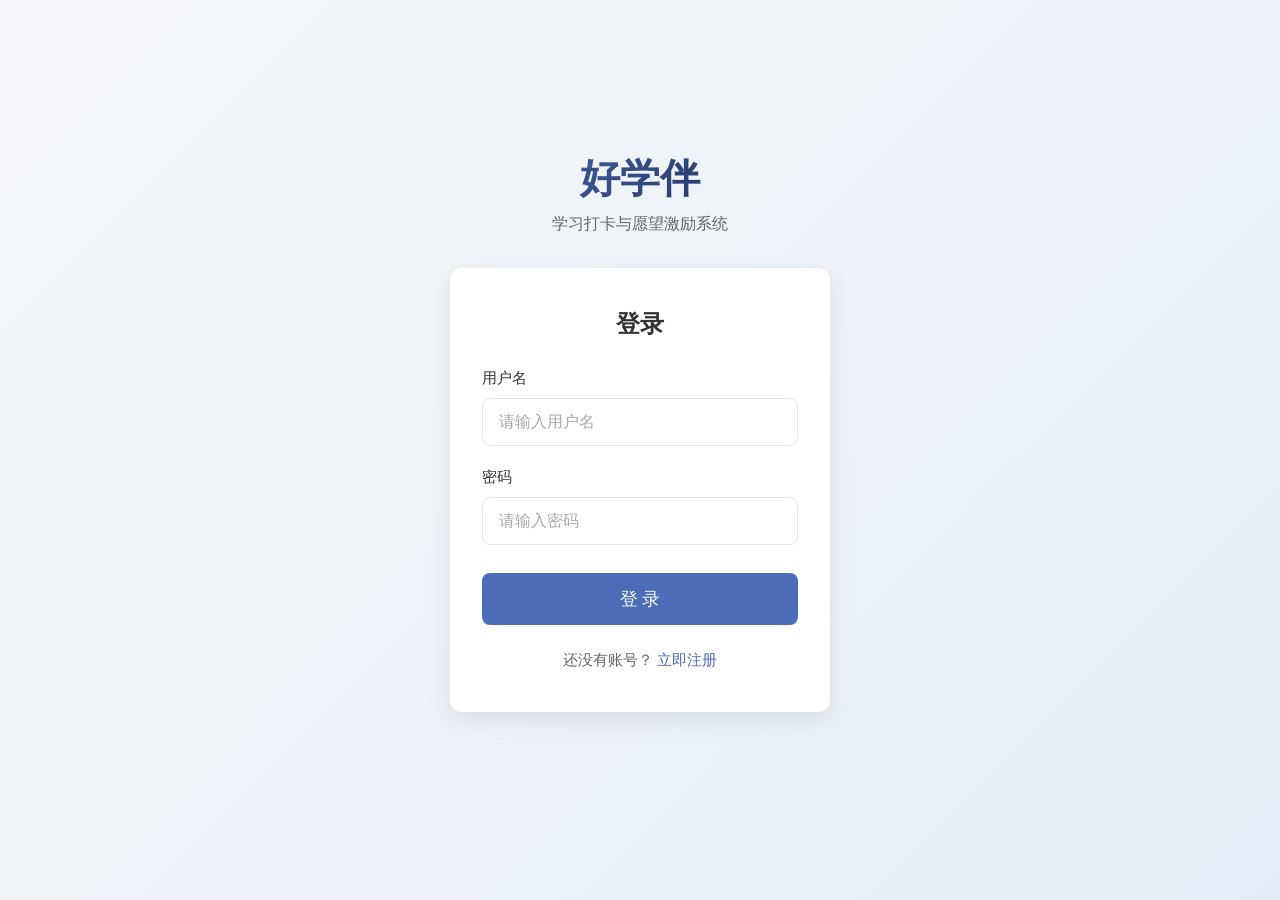
<file: login.html>
<!DOCTYPE html>
<html lang="zh-CN">
<head>
  <meta charset="UTF-8">
  <meta name="viewport" content="width=device-width, initial-scale=1.0, maximum-scale=1.0, user-scalable=no">
  <meta name="theme-color" content="#4b6cb7">
  <meta name="apple-mobile-web-app-capable" content="yes">
  <meta name="apple-mobile-web-app-status-bar-style" content="black-translucent">
  <title>登录 - 好学伴</title>
  <link rel="manifest" href="manifest.json">
  <link rel="stylesheet" href="https://cdn.staticfile.org/font-awesome/6.4.0/css/all.min.css">
  <link rel="stylesheet" href="css/common.css">
  <link rel="stylesheet" href="css/login.css">
</head>
<body>
  <div class="auth-container">
    <div class="auth-header">
      <h1>好学伴</h1>
      <p>学习打卡与愿望激励系统</p>
    </div>

    <div class="card-box" id="cardBox">
      <!-- 登录表单 -->
      <div class="card login-card">
        <h2>登录</h2>
        <form id="loginForm">
          <div class="form-group">
            <label class="form-label" for="loginUsername">用户名</label>
            <input type="text" class="form-control" id="loginUsername" placeholder="请输入用户名" required>
          </div>
          <div class="form-group">
            <label class="form-label" for="loginPassword">密码</label>
            <input type="password" class="form-control" id="loginPassword" placeholder="请输入密码" required>
          </div>
          <button type="submit" class="btn btn-primary btn-lg" style="width: 100%;">登 录</button>
        </form>
        <p class="switch">
          还没有账号？<span class="link" data-type="register">立即注册</span>
        </p>
      </div>

      <!-- 注册表单 -->
      <div class="card register-card">
        <h2>注册</h2>
        <form id="registerForm">
          <div class="form-group">
            <label class="form-label" for="registerUsername">用户名</label>
            <input type="text" class="form-control" id="registerUsername" placeholder="3~15位字母数字中文" required minlength="3" maxlength="15">
          </div>
          <div class="form-group">
            <label class="form-label" for="registerPassword">密码</label>
            <input type="password" class="form-control" id="registerPassword" placeholder="至少6位" required minlength="6">
          </div>
          <div class="form-group">
            <label class="form-label" for="registerRole">角色</label>
            <select class="form-control" id="registerRole" required>
              <option value="parent">家长</option>
              <option value="student">学生</option>
            </select>
          </div>
          <div class="form-group" id="inviteCodeGroup" style="display: none;">
            <label class="form-label" for="inviteCode">邀请码</label>
            <input type="text" class="form-control" id="inviteCode" placeholder="请输入家长邀请码" maxlength="6">
          </div>
          <button type="submit" class="btn btn-primary btn-lg" style="width: 100%;">注 册</button>
        </form>
        <p class="switch">
          已有账号？<span class="link" data-type="login">立即登录</span>
        </p>
      </div>
    </div>

    <div id="toast" class="toast"></div>
  </div>

  <script src="js/storage.js"></script>
  <script src="js/utils.js"></script>
  <script src="js/auth.js"></script>
  <script src="js/login.js"></script>
  <script>
    // 注册 Service Worker
    if ('serviceWorker' in navigator) {
      navigator.serviceWorker.register('./service-worker.js')
        .then(reg => console.log('SW registered'))
        .catch(err => console.log('SW registration failed:', err));
    }
  </script>
</body>
</html>
</file>
<file: css/common.css>
/**
 * 公共样式
 * Learning Tracker - Common Styles
 */

/* CSS Variables */
:root {
  --primary: #4b6cb7;
  --primary-dark: #3a5795;
  --secondary: #182848;
  --success: #4CAF50;
  --warning: #FF9800;
  --danger: #F44336;
  --bg: #f5f7fa;
  --card: #ffffff;
  --text: #333;
  --text-light: #666;
  --border: #e1e8ed;
  --shadow: rgba(0, 0, 0, 0.08);
  --gold: #FFD700;
  --gold-light: #FFF9C4;
  --gold-dark: #FFC107;
  --required: #e74c3c;
  --optional: #4CAF50;
  --completed: #9e9e9e;
  --radius: 12px;
  --radius-sm: 8px;
  --transition: 200ms cubic-bezier(0.4, 0, 0.2, 1);
}

/* Reset */
* {
  margin: 0;
  padding: 0;
  box-sizing: border-box;
}

/* Base */
html, body {
  font-family: -apple-system, BlinkMacSystemFont, "PingFang SC", "Hiragino Sans GB", "Microsoft YaHei", "Helvetica Neue", Arial, sans-serif;
  font-size: 16px;
  line-height: 1.5;
  color: var(--text);
  background: var(--bg);
  min-height: 100vh;
}

body {
  padding: 20px;
}

a {
  color: var(--primary);
  text-decoration: none;
}

a:hover {
  text-decoration: underline;
}

/* Container */
.container {
  max-width: 1400px;
  margin: 0 auto;
}

/* Typography */
h1, h2, h3, h4, h5, h6 {
  font-weight: 600;
  line-height: 1.3;
}

h1 { font-size: 2rem; }
h2 { font-size: 1.5rem; }
h3 { font-size: 1.25rem; }
h4 { font-size: 1.125rem; }

/* Cards */
.card {
  background: var(--card);
  border-radius: var(--radius);
  box-shadow: 0 2px 8px var(--shadow);
  padding: 20px;
}

.card-header {
  display: flex;
  align-items: center;
  justify-content: space-between;
  margin-bottom: 16px;
  padding-bottom: 12px;
  border-bottom: 1px solid var(--border);
}

.card-title {
  font-size: 1.125rem;
  font-weight: 600;
  display: flex;
  align-items: center;
  gap: 8px;
}

/* Buttons */
.btn {
  display: inline-flex;
  align-items: center;
  justify-content: center;
  gap: 6px;
  padding: 10px 20px;
  font-size: 1rem;
  font-weight: 500;
  border: none;
  border-radius: var(--radius-sm);
  cursor: pointer;
  transition: all var(--transition);
}

.btn:disabled {
  opacity: 0.6;
  cursor: not-allowed;
}

.btn-primary {
  background: var(--primary);
  color: white;
}

.btn-primary:hover:not(:disabled) {
  background: var(--primary-dark);
}

.btn-success {
  background: var(--success);
  color: white;
}

.btn-warning {
  background: var(--warning);
  color: white;
}

.btn-danger {
  background: var(--danger);
  color: white;
}

.btn-secondary {
  background: var(--border);
  color: var(--text);
}

.btn-secondary:hover:not(:disabled) {
  background: #d1d5db;
}

.btn-sm {
  padding: 6px 12px;
  font-size: 0.875rem;
}

.btn-lg {
  padding: 14px 28px;
  font-size: 1.125rem;
}

/* Forms */
.form-group {
  margin-bottom: 16px;
}

.form-label {
  display: block;
  margin-bottom: 6px;
  font-weight: 500;
  color: var(--text);
}

.form-label.required::after {
  content: ' *';
  color: var(--danger);
}

.form-control {
  width: 100%;
  padding: 10px 14px;
  font-size: 1rem;
  border: 1px solid var(--border);
  border-radius: var(--radius-sm);
  transition: border-color var(--transition);
}

.form-control:focus {
  outline: none;
  border-color: var(--primary);
}

.form-control::placeholder {
  color: #aaa;
}

textarea.form-control {
  resize: vertical;
  min-height: 100px;
}

select.form-control {
  appearance: none;
  background-image: url("data:image/svg+xml,%3Csvg xmlns='http://www.w3.org/2000/svg' width='12' height='12' viewBox='0 0 12 12'%3E%3Cpath fill='%23666' d='M6 8L1 3h10z'/%3E%3C/svg%3E");
  background-repeat: no-repeat;
  background-position: right 12px center;
  padding-right: 36px;
}

/* Input Group */
.input-group {
  display: flex;
  gap: 8px;
}

.input-group .form-control {
  flex: 1;
}

/* Checkbox & Radio */
.form-check {
  display: flex;
  align-items: center;
  gap: 8px;
  cursor: pointer;
}

.form-check input {
  width: 18px;
  height: 18px;
  cursor: pointer;
}

/* Toggle Switch */
.toggle-switch {
  position: relative;
  width: 44px;
  height: 24px;
}

.toggle-switch input {
  opacity: 0;
  width: 0;
  height: 0;
}

.toggle-slider {
  position: absolute;
  cursor: pointer;
  top: 0;
  left: 0;
  right: 0;
  bottom: 0;
  background-color: #ccc;
  transition: var(--transition);
  border-radius: 24px;
}

.toggle-slider:before {
  position: absolute;
  content: "";
  height: 18px;
  width: 18px;
  left: 3px;
  bottom: 3px;
  background-color: white;
  transition: var(--transition);
  border-radius: 50%;
}

.toggle-switch input:checked + .toggle-slider {
  background-color: var(--primary);
}

.toggle-switch input:checked + .toggle-slider:before {
  transform: translateX(20px);
}

/* Modal */
.modal-overlay {
  position: fixed;
  top: 0;
  left: 0;
  right: 0;
  bottom: 0;
  background: rgba(0, 0, 0, 0.5);
  display: flex;
  align-items: center;
  justify-content: center;
  z-index: 1000;
}

.modal {
  position: fixed;
  top: 50%;
  left: 50%;
  transform: translate(-50%, -50%);
  background: var(--card);
  border-radius: var(--radius);
  padding: 24px;
  min-width: 400px;
  max-width: 90vw;
  max-height: 90vh;
  overflow-y: auto;
  z-index: 1001;
}

.modal-header {
  display: flex;
  align-items: center;
  justify-content: space-between;
  margin-bottom: 20px;
}

.modal-title {
  font-size: 1.25rem;
  font-weight: 600;
}

.modal-close {
  background: none;
  border: none;
  font-size: 1.5rem;
  cursor: pointer;
  color: var(--text-light);
  padding: 4px;
}

.modal-close:hover {
  color: var(--text);
}

.modal-body {
  margin-bottom: 20px;
}

.modal-buttons {
  display: flex;
  gap: 12px;
  justify-content: flex-end;
}

/* Toast */
.toast {
  position: fixed;
  top: 20px;
  left: 50%;
  transform: translateX(-50%);
  background: #333;
  color: white;
  padding: 12px 24px;
  border-radius: var(--radius-sm);
  font-size: 1rem;
  z-index: 2000;
  opacity: 0;
  transition: opacity var(--transition);
  pointer-events: none;
}

.toast.show {
  opacity: 1;
}

/* Loading */
.loading-overlay {
  position: fixed;
  top: 0;
  left: 0;
  right: 0;
  bottom: 0;
  background: rgba(255, 255, 255, 0.9);
  display: flex;
  flex-direction: column;
  align-items: center;
  justify-content: center;
  z-index: 3000;
}

.loading-spinner {
  width: 40px;
  height: 40px;
  border: 4px solid var(--border);
  border-top-color: var(--primary);
  border-radius: 50%;
  animation: spin 1s linear infinite;
}

@keyframes spin {
  to { transform: rotate(360deg); }
}

/* Badge */
.badge {
  display: inline-flex;
  align-items: center;
  padding: 2px 8px;
  font-size: 0.75rem;
  font-weight: 500;
  border-radius: 10px;
}

.badge-required {
  background: rgba(231, 76, 60, 0.1);
  color: var(--required);
}

.badge-optional {
  background: rgba(76, 175, 80, 0.1);
  color: var(--optional);
}

.badge-success {
  background: rgba(76, 175, 80, 0.1);
  color: var(--success);
}

.badge-warning {
  background: rgba(255, 152, 0, 0.1);
  color: var(--warning);
}

/* Progress Bar */
.progress-bar {
  height: 8px;
  background: var(--border);
  border-radius: 4px;
  overflow: hidden;
}

.progress-fill {
  height: 100%;
  background: var(--primary);
  transition: width var(--transition);
}

/* Empty State */
.empty-state {
  text-align: center;
  padding: 40px 20px;
  color: var(--text-light);
}

.empty-state-icon {
  font-size: 3rem;
  margin-bottom: 12px;
  opacity: 0.5;
}

.empty-state-text {
  font-size: 1rem;
}

/* Task Item */
.task-item {
  display: flex;
  align-items: center;
  gap: 12px;
  padding: 12px;
  background: var(--card);
  border-radius: var(--radius-sm);
  border-left: 4px solid var(--border);
  transition: all var(--transition);
}

.task-item:hover {
  box-shadow: 0 2px 8px var(--shadow);
}

.task-item.required {
  border-left-color: var(--required);
}

.task-item.optional {
  border-left-color: var(--optional);
}

.task-item.completed {
  opacity: 0.6;
  border-left-color: var(--completed);
}

.task-checkbox {
  width: 22px;
  height: 22px;
  cursor: pointer;
}

.task-content {
  flex: 1;
  min-width: 0;
}

.task-name {
  font-weight: 500;
  margin-bottom: 2px;
}

.task-meta {
  font-size: 0.875rem;
  color: var(--text-light);
}

.task-actions {
  display: flex;
  gap: 8px;
}

/* Drop Animation */
@keyframes dropBounce {
  0% {
    transform: translateY(-100px) rotate(0deg);
    opacity: 0;
  }
  60% {
    transform: translateY(20px) rotate(10deg);
    opacity: 1;
  }
  80% {
    transform: translateY(-10px) rotate(-5deg);
  }
  100% {
    transform: translateY(0) rotate(0deg);
  }
}

.drop-animation {
  animation: dropBounce 0.6s ease-out;
}

/* Shine Effect */
@keyframes shine {
  0% {
    background-position: -200% center;
  }
  100% {
    background-position: 200% center;
  }
}

.shine-effect {
  background: linear-gradient(90deg, transparent 0%, rgba(255, 215, 0, 0.3) 50%, transparent 100%);
  background-size: 200% 100%;
  animation: shine 1.5s ease-in-out infinite;
}

/* Floating Points */
@keyframes floatUp {
  0% {
    transform: translateY(0);
    opacity: 1;
  }
  100% {
    transform: translateY(-60px);
    opacity: 0;
  }
}

.float-points {
  position: fixed;
  font-size: 1.25rem;
  font-weight: bold;
  color: var(--gold);
  text-shadow: 0 2px 4px rgba(0, 0, 0, 0.2);
  animation: floatUp 1s ease-out forwards;
  pointer-events: none;
  z-index: 1500;
}

/* Grid */
.grid {
  display: grid;
  gap: 16px;
}

.grid-2 {
  grid-template-columns: repeat(2, 1fr);
}

.grid-3 {
  grid-template-columns: repeat(3, 1fr);
}

.grid-4 {
  grid-template-columns: repeat(4, 1fr);
}

/* Flex */
.flex {
  display: flex;
}

.flex-col {
  flex-direction: column;
}

.flex-wrap {
  flex-wrap: wrap;
}

.items-center {
  align-items: center;
}

.justify-between {
  justify-content: space-between;
}

.justify-center {
  justify-content: center;
}

.gap-1 { gap: 4px; }
.gap-2 { gap: 8px; }
.gap-3 { gap: 12px; }
.gap-4 { gap: 16px; }
.gap-5 { gap: 20px; }

/* Spacing */
.mt-1 { margin-top: 4px; }
.mt-2 { margin-top: 8px; }
.mt-3 { margin-top: 12px; }
.mt-4 { margin-top: 16px; }
.mt-5 { margin-top: 20px; }

.mb-1 { margin-bottom: 4px; }
.mb-2 { margin-bottom: 8px; }
.mb-3 { margin-bottom: 12px; }
.mb-4 { margin-bottom: 16px; }
.mb-5 { margin-bottom: 20px; }

.p-1 { padding: 4px; }
.p-2 { padding: 8px; }
.p-3 { padding: 12px; }
.p-4 { padding: 16px; }
.p-5 { padding: 20px; }

/* Text */
.text-center { text-align: center; }
.text-right { text-align: right; }
.text-light { color: var(--text-light); }
.text-success { color: var(--success); }
.text-danger { color: var(--danger); }
.text-warning { color: var(--warning); }
.text-gold { color: var(--gold); }
.font-bold { font-weight: bold; }
.font-lg { font-size: 1.125rem; }
.font-sm { font-size: 0.875rem; }

/* Utility */
.hidden { display: none !important; }
.visible { visibility: visible; }
.invisible { visibility: hidden; }
.overflow-hidden { overflow: hidden; }
.overflow-auto { overflow: auto; }
.cursor-pointer { cursor: pointer; }

/* Responsive */
@media (max-width: 768px) {
  body {
    padding: 12px;
  }

  .grid-2, .grid-3, .grid-4 {
    grid-template-columns: 1fr;
  }

  .modal {
    min-width: unset;
    width: 95vw;
    padding: 16px;
  }
}
</file>
<file: css/login.css>
/**
 * 登录注册样式
 * Learning Tracker - Login Styles
 */

body {
  min-height: 100vh;
  display: flex;
  align-items: center;
  justify-content: center;
  background: linear-gradient(135deg, var(--bg) 0%, #e4edf5 100%);
}

.auth-container {
  width: 100%;
  max-width: 420px;
  padding: 20px;
}

/* 已保存账号 */
.saved-accounts {
  margin-bottom: 24px;
}

.saved-accounts-title {
  font-size: 0.85rem;
  color: var(--text-light);
  margin-bottom: 12px;
  text-align: center;
}

.saved-accounts-list {
  display: flex;
  gap: 8px;
  flex-wrap: wrap;
  justify-content: center;
}

.saved-account-btn {
  display: flex;
  align-items: center;
  gap: 6px;
  padding: 8px 16px;
  background: var(--card);
  border: 1px solid var(--border);
  border-radius: var(--radius);
  cursor: pointer;
  transition: all var(--transition);
  font-size: 0.9rem;
}

.saved-account-btn:hover {
  background: var(--primary);
  color: white;
  border-color: var(--primary);
}

.saved-account-btn .saved-account-role {
  font-size: 0.75rem;
  padding: 2px 6px;
  background: rgba(0, 0, 0, 0.1);
  border-radius: 4px;
}

.saved-account-btn:hover .saved-account-role {
  background: rgba(255, 255, 255, 0.2);
}

.auth-header {
  text-align: center;
  margin-bottom: 32px;
}

.auth-header h1 {
  font-size: 2.5rem;
  font-weight: 700;
  background: linear-gradient(135deg, var(--primary) 0%, var(--secondary) 100%);
  -webkit-background-clip: text;
  -webkit-text-fill-color: transparent;
  background-clip: text;
  margin-bottom: 8px;
}

.auth-header p {
  color: var(--text-light);
  font-size: 1rem;
}

.card-box {
  position: relative;
  height: auto;
  min-height: 480px;
}

.card {
  position: absolute;
  width: 100%;
  background: var(--card);
  border-radius: var(--radius);
  box-shadow: 0 8px 24px rgba(0, 0, 0, 0.08);
  padding: 40px 32px;
  transition: transform 0.35s ease, opacity 0.35s ease;
}

.card h2 {
  text-align: center;
  margin-bottom: 28px;
  color: var(--text);
}

.card .form-group {
  margin-bottom: 20px;
}

.card .form-label {
  font-size: 0.95rem;
  margin-bottom: 8px;
}

.card input,
.card select {
  height: 48px;
  padding: 0 16px;
  font-size: 1rem;
}

.card textarea {
  padding: 12px 16px;
}

.card button[type="submit"] {
  height: 52px;
  font-size: 1.1rem;
  margin-top: 8px;
}

.switch {
  text-align: center;
  margin-top: 24px;
  font-size: 0.95rem;
  color: var(--text-light);
}

.switch .link {
  color: var(--primary);
  cursor: pointer;
  font-weight: 500;
  margin-left: 4px;
}

.switch .link:hover {
  text-decoration: underline;
}

/* 卡片切换动画 */
.login-card {
  transform: translateX(0);
  opacity: 1;
  pointer-events: auto;
}

.register-card {
  transform: translateX(100%);
  opacity: 0;
  pointer-events: none;
}

.card-box.register-mode .login-card {
  transform: translateX(-100%);
  opacity: 0;
  pointer-events: none;
}

.card-box.register-mode .register-card {
  transform: translateX(0);
  opacity: 1;
  pointer-events: auto;
}

/* 邀请码提示 */
.invite-code-hint {
  font-size: 0.85rem;
  color: var(--text-light);
  margin-top: 12px;
  padding: 12px;
  background: #f5f5f5;
  border-radius: var(--radius-sm);
  text-align: center;
}

/* Toast */
.toast {
  position: fixed;
  left: 50%;
  top: 20px;
  transform: translateX(-50%);
  background: #333;
  color: #fff;
  padding: 12px 24px;
  border-radius: var(--radius-sm);
  font-size: 1rem;
  opacity: 0;
  transition: opacity 0.3s;
  pointer-events: none;
  z-index: 2000;
}

.toast.show {
  opacity: 1;
}

.toast.error {
  background: var(--danger);
}

.toast.success {
  background: var(--success);
}
</file>
<file: css/parent.css>
/**
 * 家长端样式
 * Learning Tracker - Parent Styles
 */

/* App Header */
.app-header {
  background: linear-gradient(90deg, #182848 0%, #4b6cb7 100%);
  color: white;
  border-radius: var(--radius);
  padding: 16px 24px;
  margin-bottom: 20px;
  box-shadow: 0 4px 12px rgba(0, 0, 0, 0.1);
}

.header-content {
  display: flex;
  justify-content: space-between;
  align-items: center;
}

.app-title {
  font-size: 1.5rem;
  font-weight: 700;
  margin-bottom: 2px;
}

.app-subtitle {
  font-size: 0.85rem;
  opacity: 0.9;
}

/* Student Tabs */
.student-tabs {
  display: flex;
  gap: 8px;
  margin-right: 20px;
}

.student-tab {
  background: rgba(255, 255, 255, 0.2);
  border: none;
  color: white;
  padding: 8px 16px;
  border-radius: var(--radius-sm);
  cursor: pointer;
  font-size: 0.9rem;
  transition: all var(--transition);
}

.student-tab:hover {
  background: rgba(255, 255, 255, 0.3);
}

.student-tab.active {
  background: rgba(255, 255, 255, 0.9);
  color: var(--primary);
}

/* Account Dropdown */
.account-dropdown {
  position: relative;
}

.account-btn {
  background: rgba(255, 255, 255, 0.2);
  border: none;
  color: white;
  padding: 8px 16px;
  border-radius: var(--radius-sm);
  cursor: pointer;
  display: flex;
  align-items: center;
  gap: 8px;
}

.dropdown-menu {
  position: absolute;
  top: 100%;
  right: 0;
  margin-top: 8px;
  background: white;
  border-radius: var(--radius-sm);
  box-shadow: 0 4px 12px rgba(0, 0, 0, 0.15);
  min-width: 200px;
  z-index: 100;
  display: none;
}

.dropdown-menu.show {
  display: block;
}

.dropdown-item {
  padding: 12px 16px;
  color: var(--text);
  cursor: pointer;
}

.dropdown-item:hover {
  background: #f5f5f5;
}

.dropdown-divider {
  height: 1px;
  background: var(--border);
  margin: 4px 0;
}

/* Overview Cards */
.overview-cards {
  display: grid;
  grid-template-columns: repeat(4, 1fr);
  gap: 16px;
  margin-bottom: 20px;
}

.stat-card {
  background: var(--card);
  border-radius: var(--radius);
  padding: 20px;
  display: flex;
  align-items: center;
  gap: 16px;
  box-shadow: 0 2px 8px var(--shadow);
}

.stat-icon {
  width: 50px;
  height: 50px;
  border-radius: 50%;
  background: rgba(75, 108, 183, 0.1);
  color: var(--primary);
  display: flex;
  align-items: center;
  justify-content: center;
  font-size: 1.5rem;
}

.stat-icon.gold {
  background: rgba(255, 215, 0, 0.1);
  color: var(--gold);
}

.stat-icon.purple {
  background: rgba(156, 39, 176, 0.1);
  color: #9c27b0;
}

.stat-label {
  font-size: 0.85rem;
  color: var(--text-light);
  margin-bottom: 4px;
}

.stat-value {
  font-size: 1.5rem;
  font-weight: 700;
  color: var(--text);
}

.stat-value.gold {
  color: var(--gold-dark);
}

.stat-value.purple {
  color: #9c27b0;
}

/* Content Tabs */
.content-tabs {
  background: var(--card);
  border-radius: var(--radius);
  box-shadow: 0 2px 8px var(--shadow);
}

.tab-content {
  display: none;
  padding: 20px;
}

.tab-content.active {
  display: block;
}

/* Tab Navigation */
.tab-nav {
  display: flex;
  border-bottom: 1px solid var(--border);
  padding: 0 20px;
}

.tab-btn {
  padding: 16px 24px;
  background: none;
  border: none;
  border-bottom: 2px solid transparent;
  color: var(--text-light);
  font-size: 1rem;
  cursor: pointer;
  transition: all var(--transition);
}

.tab-btn:hover {
  color: var(--primary);
}

.tab-btn.active {
  color: var(--primary);
  border-bottom-color: var(--primary);
}

/* Card Header */
.card-header {
  display: flex;
  justify-content: space-between;
  align-items: center;
  margin-bottom: 16px;
}

.card-title {
  font-size: 1.125rem;
  display: flex;
  align-items: center;
  gap: 8px;
}

/* Tracking */
.tracking-summary {
  display: grid;
  grid-template-columns: repeat(3, 1fr);
  gap: 16px;
}

.tracking-stat {
  text-align: center;
  padding: 16px;
  background: #f8f9fa;
  border-radius: var(--radius-sm);
}

.tracking-stat-value {
  font-size: 2rem;
  font-weight: 700;
  color: var(--primary);
}

.tracking-stat-label {
  font-size: 0.9rem;
  color: var(--text-light);
  margin-top: 4px;
}

.tracking-filters {
  display: flex;
  align-items: center;
  gap: 12px;
  margin-bottom: 16px;
}

.tracking-filters .form-control {
  width: auto;
}

.tracking-list {
  max-height: 400px;
  overflow-y: auto;
}

.tracking-item {
  display: flex;
  justify-content: space-between;
  align-items: center;
  padding: 12px;
  border-bottom: 1px solid var(--border);
}

.tracking-item:last-child {
  border-bottom: none;
}

.tracking-time {
  font-family: "SF Mono", "Consolas", monospace;
  color: var(--text-light);
}

.tracking-duration {
  font-weight: 600;
  color: var(--primary);
}

/* Daily Completion */
.daily-completion {
  display: grid;
  grid-template-columns: repeat(2, 1fr);
  gap: 16px;
}

.completion-section h4 {
  margin-bottom: 8px;
  font-size: 0.95rem;
}

.completion-list {
  display: flex;
  flex-direction: column;
  gap: 8px;
}

.completion-item {
  display: flex;
  align-items: center;
  gap: 8px;
  padding: 8px 12px;
  background: #f8f9fa;
  border-radius: var(--radius-sm);
}

.completion-status {
  width: 20px;
  height: 20px;
  border-radius: 50%;
  display: flex;
  align-items: center;
  justify-content: center;
  font-size: 0.75rem;
}

.completion-status.done {
  background: var(--success);
  color: white;
}

.completion-status.missed {
  background: var(--danger);
  color: white;
}

.completion-status.pending {
  background: var(--border);
  color: var(--text-light);
}

/* Wish Approval */
.wish-approval-list {
  display: flex;
  flex-direction: column;
  gap: 12px;
}

.wish-approval-item {
  padding: 16px;
  background: #f8f9fa;
  border-radius: var(--radius-sm);
  border-left: 4px solid var(--warning);
}

.wish-approval-header {
  display: flex;
  justify-content: space-between;
  margin-bottom: 8px;
}

.wish-approval-student {
  font-weight: 600;
  color: var(--primary);
}

.wish-approval-date {
  font-size: 0.85rem;
  color: var(--text-light);
}

.wish-approval-content {
  margin-bottom: 12px;
  line-height: 1.6;
}

.wish-approval-actions {
  display: flex;
  gap: 8px;
}

/* Settings */
.settings-list {
  display: flex;
  flex-direction: column;
  gap: 16px;
}

.setting-item {
  display: flex;
  justify-content: space-between;
  align-items: center;
  padding: 16px;
  background: #f8f9fa;
  border-radius: var(--radius-sm);
}

.setting-label {
  font-weight: 500;
  margin-bottom: 4px;
}

.setting-desc {
  font-size: 0.85rem;
  color: var(--text-light);
}

.setting-control .form-control {
  width: 80px;
  text-align: center;
}

.data-actions {
  display: flex;
  gap: 12px;
}

/* Wish Modal */
.wish-detail {
  margin-bottom: 20px;
  padding: 16px;
  background: #f8f9fa;
  border-radius: var(--radius-sm);
}

.wish-student {
  font-size: 0.9rem;
  color: var(--text-light);
  margin-bottom: 8px;
}

.wish-content {
  font-size: 1.1rem;
  line-height: 1.6;
}

.approval-actions {
  display: flex;
  gap: 12px;
}

.approval-actions .btn {
  flex: 1;
}

/* Exempt Approval */
.exempt-approval-list {
  display: flex;
  flex-direction: column;
  gap: 12px;
}

.exempt-approval-item {
  padding: 16px;
  background: #f8f9fa;
  border-radius: var(--radius-sm);
  border-left: 4px solid var(--warning);
}

.exempt-approval-header {
  display: flex;
  justify-content: space-between;
  margin-bottom: 8px;
}

.exempt-approval-student {
  font-weight: 600;
  color: var(--primary);
}

.exempt-approval-date {
  font-size: 0.85rem;
  color: var(--text-light);
}

.exempt-approval-reason {
  margin-bottom: 12px;
  line-height: 1.6;
  color: var(--text);
}

.exempt-approval-actions {
  display: flex;
  gap: 8px;
}

/* Exempt Modal */
.exempt-detail {
  margin-bottom: 20px;
  padding: 16px;
  background: #f8f9fa;
  border-radius: var(--radius-sm);
}

.exempt-student {
  font-size: 0.9rem;
  color: var(--text-light);
  margin-bottom: 8px;
}

.exempt-date,
.exempt-reason {
  font-size: 0.9rem;
  color: var(--text-light);
  margin-bottom: 4px;
}

.exempt-reason span {
  color: var(--text);
}

/* Drop Wish List */
.drop-wish-list {
  display: flex;
  flex-direction: column;
  gap: 12px;
}

.drop-wish-item {
  display: flex;
  justify-content: space-between;
  align-items: center;
  padding: 12px 16px;
  background: #f8f9fa;
  border-radius: var(--radius-sm);
  border-left: 4px solid var(--success);
}

.drop-wish-info {
  flex: 1;
}

.drop-wish-student {
  font-size: 0.85rem;
  color: var(--text-light);
  margin-bottom: 4px;
}

.drop-wish-content {
  color: var(--text);
}

.drop-wish-actions {
  display: flex;
  gap: 8px;
}

.drop-wish-remove {
  background: none;
  border: none;
  color: var(--danger);
  cursor: pointer;
  padding: 4px 8px;
  border-radius: var(--radius-sm);
  transition: all var(--transition);
}

.drop-wish-remove:hover {
  background: rgba(220, 53, 69, 0.1);
}

/* Responsive */
@media (max-width: 1024px) {
  .overview-cards {
    grid-template-columns: repeat(2, 1fr);
  }

  .student-tabs {
    display: none;
  }
}

/* Redeem Approval */
.redeem-approval-list {
  display: flex;
  flex-direction: column;
  gap: 12px;
}

.redeem-approval-item {
  padding: 16px;
  background: #f8f9fa;
  border-radius: var(--radius-sm);
  border-left: 4px solid var(--warning);
}

.redeem-approval-header {
  display: flex;
  justify-content: space-between;
  margin-bottom: 8px;
}

.redeem-approval-student {
  font-weight: 600;
  color: var(--primary);
}

.redeem-approval-date {
  font-size: 0.85rem;
  color: var(--text-light);
}

.redeem-approval-content {
  margin-bottom: 8px;
  line-height: 1.6;
}

.redeem-approval-points {
  font-size: 0.9rem;
  color: var(--gold-dark);
  font-weight: 600;
  margin-bottom: 12px;
}

.redeem-approval-actions {
  display: flex;
  gap: 8px;
}

/* Redeem Modal */
.redeem-detail {
  margin-bottom: 20px;
  padding: 16px;
  background: #f8f9fa;
  border-radius: var(--radius-sm);
}

.redeem-student {
  font-size: 0.9rem;
  color: var(--text-light);
  margin-bottom: 8px;
}

.redeem-content {
  font-size: 1.1rem;
  color: var(--text);
  margin-bottom: 8px;
}

.redeem-points {
  font-size: 0.9rem;
  color: var(--gold-dark);
  font-weight: 600;
}

@media (max-width: 640px) {
  .overview-cards {
    grid-template-columns: 1fr;
  }

  .tracking-summary,
  .daily-completion {
    grid-template-columns: 1fr;
  }
}
</file>
<file: css/student.css>
/**
 * 学生端样式
 * Learning Tracker - Student Styles
 */

/* App Header */
.app-header {
  background: linear-gradient(90deg, var(--primary) 0%, var(--secondary) 100%);
  color: white;
  border-radius: var(--radius);
  padding: 16px 24px;
  margin-bottom: 20px;
  box-shadow: 0 4px 12px rgba(0, 0, 0, 0.1);
}

.header-content {
  display: flex;
  justify-content: space-between;
  align-items: center;
}

.app-title {
  font-size: 1.5rem;
  font-weight: 700;
  margin-bottom: 2px;
}

.app-subtitle {
  font-size: 0.85rem;
  opacity: 0.9;
}

/* Account Dropdown */
.account-dropdown {
  position: relative;
}

.account-btn {
  background: rgba(255, 255, 255, 0.2);
  border: none;
  color: white;
  padding: 8px 16px;
  border-radius: var(--radius-sm);
  cursor: pointer;
  display: flex;
  align-items: center;
  gap: 8px;
  font-size: 1rem;
}

.account-btn:hover {
  background: rgba(255, 255, 255, 0.3);
}

.dropdown-menu {
  position: absolute;
  top: 100%;
  right: 0;
  margin-top: 8px;
  background: white;
  border-radius: var(--radius-sm);
  box-shadow: 0 4px 12px rgba(0, 0, 0, 0.15);
  min-width: 180px;
  z-index: 100;
  display: none;
}

.dropdown-menu.show {
  display: block;
}

.dropdown-item {
  padding: 12px 16px;
  color: var(--text);
  cursor: pointer;
  display: flex;
  align-items: center;
  gap: 8px;
}

.dropdown-item:hover {
  background: #f5f5f5;
}

.dropdown-divider {
  height: 1px;
  background: var(--border);
  margin: 4px 0;
}

/* Main Content */
.main-content {
  max-width: 1400px;
  margin: 0 auto;
}

/* Split View */
.tasks-split-view {
  display: flex;
  gap: 0;
  background: var(--card);
  border-radius: var(--radius);
  box-shadow: 0 2px 8px var(--shadow);
  overflow: hidden;
  min-height: 500px;
}

.tasks-panel {
  flex: 1;
  padding: 20px;
}

.split-divider {
  width: 1px;
  background: var(--border);
}

.panel-header {
  display: flex;
  justify-content: space-between;
  align-items: center;
  margin-bottom: 16px;
}

.panel-header h2 {
  font-size: 1.125rem;
  display: flex;
  align-items: center;
  gap: 8px;
  color: var(--text);
}

/* Task Sections */
.task-section {
  margin-bottom: 20px;
}

.task-section-header {
  display: flex;
  align-items: center;
  justify-content: space-between;
  margin-bottom: 10px;
}

.task-badge {
  padding: 4px 10px;
  border-radius: 12px;
  font-size: 0.8rem;
  font-weight: 600;
}

.task-badge.required {
  background: rgba(231, 76, 60, 0.1);
  color: var(--required);
}

.task-badge.optional {
  background: rgba(76, 175, 80, 0.1);
  color: var(--optional);
}

.task-count {
  font-size: 0.9rem;
  color: var(--text-light);
}

.task-list {
  display: flex;
  flex-direction: column;
  gap: 8px;
}

/* Task Item */
.task-item {
  display: flex;
  align-items: center;
  gap: 12px;
  padding: 12px 14px;
  background: #f8f9fa;
  border-radius: var(--radius-sm);
  border-left: 4px solid var(--border);
  transition: all var(--transition);
}

.task-item:hover {
  box-shadow: 0 2px 6px rgba(0, 0, 0, 0.08);
}

.task-item.required {
  border-left-color: var(--required);
}

.task-item.optional {
  border-left-color: var(--optional);
}

.task-item.completed {
  opacity: 0.6;
  background: #f0f0f0;
}

.task-item.completed .task-name {
  text-decoration: line-through;
}

.task-checkbox {
  width: 22px;
  height: 22px;
  cursor: pointer;
  accent-color: var(--primary);
}

.task-info {
  flex: 1;
  min-width: 0;
}

.task-name {
  font-weight: 500;
  margin-bottom: 2px;
  color: var(--text);
}

.task-meta {
  font-size: 0.8rem;
  color: var(--text-light);
}

.auto-tag {
  font-size: 0.7rem;
  background: rgba(75, 108, 183, 0.1);
  color: var(--primary);
  padding: 1px 6px;
  border-radius: 8px;
  margin-left: 6px;
}

.task-actions {
  display: flex;
  gap: 6px;
}

.task-btn {
  padding: 6px 10px;
  border: none;
  border-radius: var(--radius-sm);
  cursor: pointer;
  font-size: 0.85rem;
  transition: all var(--transition);
}

.task-btn-start {
  background: var(--primary);
  color: white;
}

.task-btn-start:hover {
  background: var(--primary-dark);
}

.task-btn-delete {
  background: transparent;
  color: var(--text-light);
}

.task-btn-delete:hover {
  color: var(--danger);
}

/* Week Progress Card */
.week-progress-card {
  background: linear-gradient(135deg, var(--primary) 0%, var(--secondary) 100%);
  color: white;
  padding: 16px;
  border-radius: var(--radius-sm);
  margin-bottom: 16px;
}

.progress-info {
  display: flex;
  justify-content: space-between;
  margin-bottom: 8px;
  font-size: 0.9rem;
}

.progress-percent {
  font-weight: 600;
}

.week-progress-card .progress-bar {
  height: 8px;
  background: rgba(255, 255, 255, 0.3);
  border-radius: 4px;
}

.week-progress-card .progress-fill {
  height: 100%;
  background: white;
  border-radius: 4px;
}

/* Stats Cards */
.stats-cards {
  display: grid;
  grid-template-columns: repeat(4, 1fr);
  gap: 16px;
  margin-top: 20px;
}

.stat-card {
  background: var(--card);
  border-radius: var(--radius);
  padding: 20px;
  display: flex;
  align-items: center;
  gap: 16px;
  box-shadow: 0 2px 8px var(--shadow);
}

.stat-card.clickable {
  cursor: pointer;
  transition: all var(--transition);
}

.stat-card.clickable:hover {
  transform: translateY(-2px);
  box-shadow: 0 4px 12px var(--shadow);
}

.stat-icon {
  width: 50px;
  height: 50px;
  border-radius: 50%;
  background: rgba(75, 108, 183, 0.1);
  color: var(--primary);
  display: flex;
  align-items: center;
  justify-content: center;
  font-size: 1.5rem;
}

.stat-icon.gold {
  background: rgba(255, 215, 0, 0.1);
  color: var(--gold);
}

.stat-icon.purple {
  background: rgba(156, 39, 176, 0.1);
  color: #9c27b0;
}

.stat-label {
  font-size: 0.85rem;
  color: var(--text-light);
  margin-bottom: 4px;
}

.stat-value {
  font-size: 1.5rem;
  font-weight: 700;
  color: var(--text);
}

.stat-value.gold {
  color: var(--gold-dark);
}

.stat-value.purple {
  color: #9c27b0;
}

/* Timer Modal */
.timer-modal {
  text-align: center;
  padding: 40px;
  min-width: 350px;
}

.timer-display {
  margin-bottom: 30px;
}

.timer-task-name {
  font-size: 1rem;
  color: var(--text-light);
  margin-bottom: 12px;
}

.timer-time {
  font-size: 4rem;
  font-weight: 700;
  font-family: "SF Mono", "Consolas", monospace;
  color: var(--primary);
  letter-spacing: 2px;
}

.timer-target {
  font-size: 0.9rem;
  color: var(--text-light);
  margin-top: 8px;
}

.timer-actions {
  display: flex;
  gap: 16px;
  justify-content: center;
}

.timer-actions .btn {
  min-width: 120px;
}

/* Summary Modal */
.summary-ratings {
  display: grid;
  grid-template-columns: repeat(2, 1fr);
  gap: 16px;
  margin-bottom: 20px;
}

.rating-item label {
  display: block;
  margin-bottom: 8px;
  font-weight: 500;
}

.star-rating {
  display: flex;
  gap: 4px;
}

.star {
  font-size: 1.5rem;
  color: #ddd;
  cursor: pointer;
  transition: color var(--transition);
}

.star:hover,
.star.active {
  color: var(--gold);
}

/* Drop Modal - 开盲盒效果 */
.drop-modal {
  text-align: center;
  padding: 60px 50px;
  background: linear-gradient(145deg, #0d0d1a 0%, #1a1a2e 40%, #252550 100%);
  border: none;
  border-radius: 24px;
  overflow: hidden;
  position: relative;
  box-shadow:
    0 0 0 1px rgba(255, 215, 0, 0.2),
    0 20px 60px rgba(0, 0, 0, 0.5),
    inset 0 1px 0 rgba(255, 255, 255, 0.1);
}

/* 背景光晕效果 */
.drop-modal::before {
  content: '';
  position: absolute;
  top: -100px;
  left: 50%;
  transform: translateX(-50%);
  width: 300px;
  height: 300px;
  background: radial-gradient(circle, rgba(255, 215, 0, 0.15) 0%, transparent 70%);
  animation: dropBgPulse 3s ease-in-out infinite;
}

@keyframes dropBgPulse {
  0%, 100% { transform: translateX(-50%) scale(1); opacity: 0.6; }
  50% { transform: translateX(-50%) scale(1.2); opacity: 1; }
}

/* 星星背景装饰 */
.drop-modal::after {
  content: '';
  position: absolute;
  inset: 0;
  background-image:
    radial-gradient(2px 2px at 20px 30px, rgba(255, 255, 255, 0.3), transparent),
    radial-gradient(2px 2px at 40px 70px, rgba(255, 255, 255, 0.2), transparent),
    radial-gradient(1px 1px at 90px 40px, rgba(255, 255, 255, 0.3), transparent),
    radial-gradient(2px 2px at 130px 80px, rgba(255, 255, 255, 0.2), transparent),
    radial-gradient(1px 1px at 160px 30px, rgba(255, 255, 255, 0.4), transparent);
  background-size: 200px 100px;
  animation: dropStarsTwinkle 4s ease-in-out infinite;
  pointer-events: none;
}

@keyframes dropStarsTwinkle {
  0%, 100% { opacity: 0.5; }
  50% { opacity: 1; }
}

.drop-container {
  position: relative;
  z-index: 1;
}

/* 礼盒主体 */
.drop-icon {
  width: 140px;
  height: 140px;
  margin: 0 auto 30px;
  position: relative;
  transform-style: preserve-3d;
}

/* 礼盒 - 静止状态 */
.drop-icon-inner {
  width: 100%;
  height: 100%;
  background: linear-gradient(145deg, #ffd700 0%, #ffb347 50%, #ff8c00 100%);
  border-radius: 20px;
  display: flex;
  align-items: center;
  justify-content: center;
  font-size: 4rem;
  color: white;
  position: relative;
  transform: scale(0) translateY(50px);
  box-shadow:
    0 20px 50px rgba(255, 140, 0, 0.4),
    inset 0 -5px 20px rgba(0, 0, 0, 0.2),
    inset 0 5px 20px rgba(255, 255, 255, 0.3);
}

/* 礼盒入场动画 - 由JS控制何时播放 */
.drop-icon-inner.animate-enter {
  animation: dropBoxEnter 0.8s cubic-bezier(0.34, 1.56, 0.64, 1) forwards;
}

/* 礼盒丝带 */
.drop-icon-inner::before {
  content: '';
  position: absolute;
  top: -10px;
  left: 50%;
  transform: translateX(-50%);
  width: 60px;
  height: 30px;
  background: linear-gradient(145deg, #ff6b6b, #ee5a5a);
  border-radius: 5px 5px 0 0;
  box-shadow: 0 -2px 10px rgba(0, 0, 0, 0.2);
}

.drop-icon-inner::after {
  content: '';
  position: absolute;
  top: 50%;
  left: 50%;
  transform: translate(-50%, -50%);
  width: 40px;
  height: 40px;
  background: linear-gradient(145deg, #ff6b6b, #ee5a5a);
  border-radius: 50%;
  box-shadow: 0 2px 10px rgba(0, 0, 0, 0.3);
}

.drop-icon i {
  position: relative;
  z-index: 1;
  filter: drop-shadow(0 2px 4px rgba(0, 0, 0, 0.3));
}

@keyframes dropBoxEnter {
  0% { transform: scale(0) translateY(50px); opacity: 0; }
  60% { transform: scale(1.1) translateY(-10px); }
  100% { transform: scale(1) translateY(0); opacity: 1; }
}

/* 礼盒摇晃 */
.drop-icon.shake .drop-icon-inner {
  animation: dropBoxShake 0.6s ease-in-out;
}

@keyframes dropBoxShake {
  0%, 100% { transform: translateX(0) rotate(0deg); }
  15% { transform: translateX(-15px) rotate(-8deg); }
  30% { transform: translateX(12px) rotate(6deg); }
  45% { transform: translateX(-10px) rotate(-5deg); }
  60% { transform: translateX(8px) rotate(4deg); }
  75% { transform: translateX(-5px) rotate(-2deg); }
  90% { transform: translateX(3px) rotate(1deg); }
}

/* 礼盒爆炸打开 */
.drop-icon.open .drop-icon-inner {
  animation: dropBoxOpen 0.8s ease-out forwards;
}

@keyframes dropBoxOpen {
  0% { transform: scale(1); opacity: 1; }
  20% { transform: scale(1.2) rotate(5deg); }
  40% { transform: scale(0.9) rotate(-3deg); }
  60% { transform: scale(1.4) rotate(8deg); }
  80% { transform: scale(0.5); opacity: 0.5; }
  100% { transform: scale(0); opacity: 0; }
}

/* 粒子容器 */
.drop-particles {
  position: absolute;
  top: 50%;
  left: 50%;
  width: 300px;
  height: 300px;
  margin: -150px 0 0 -150px;
  pointer-events: none;
  z-index: 10;
}

/* 粒子样式 */
.particle {
  position: absolute;
  border-radius: 50%;
  animation: particleExplode 1.2s cubic-bezier(0.25, 0.46, 0.45, 0.94) forwards;
}

/* 不同类型的粒子 */
.particle.gold {
  background: linear-gradient(135deg, #ffd700, #ffb347);
  box-shadow: 0 0 10px rgba(255, 215, 0, 0.8);
}

.particle.red {
  background: linear-gradient(135deg, #ff6b6b, #ee5a5a);
  box-shadow: 0 0 10px rgba(255, 107, 107, 0.8);
}

.particle.blue {
  background: linear-gradient(135deg, #4ecdc4, #45b7d1);
  box-shadow: 0 0 10px rgba(78, 205, 196, 0.8);
}

.particle.purple {
  background: linear-gradient(135deg, #a855f7, #9333ea);
  box-shadow: 0 0 10px rgba(168, 85, 247, 0.8);
}

@keyframes particleExplode {
  0% { transform: translate(0, 0) scale(1); opacity: 1; }
  50% { opacity: 1; }
  100% { transform: translate(var(--tx), var(--ty)) scale(0); opacity: 0; }
}

/* 标题动画 */
.drop-title {
  font-size: 2rem;
  font-weight: 700;
  margin-bottom: 24px;
  color: white;
  text-shadow: 0 0 30px rgba(255, 215, 0, 0.5);
  opacity: 0;
  transform: translateY(20px);
  animation: dropTitleRise 0.6s ease-out 0.8s forwards;
  letter-spacing: 4px;
}

@keyframes dropTitleRise {
  0% { transform: translateY(20px); opacity: 0; }
  100% { transform: translateY(0); opacity: 1; }
}

/* 内容区域 */
.drop-content {
  background: linear-gradient(145deg, rgba(255, 255, 255, 0.1), rgba(255, 255, 255, 0.05));
  backdrop-filter: blur(20px);
  padding: 40px 50px;
  border-radius: 20px;
  margin-bottom: 30px;
  border: 1px solid rgba(255, 215, 0, 0.3);
  box-shadow:
    0 10px 40px rgba(0, 0, 0, 0.3),
    inset 0 1px 0 rgba(255, 255, 255, 0.1);
  opacity: 0;
  transform: translateY(30px) scale(0.9);
  animation: dropContentAppear 0.8s cubic-bezier(0.34, 1.56, 0.64, 1) 1.1s forwards;
}

@keyframes dropContentAppear {
  0% { transform: translateY(30px) scale(0.9); opacity: 0; }
  60% { transform: translateY(-10px) scale(1.05); }
  100% { transform: translateY(0) scale(1); opacity: 1; }
}

.drop-reward-container {
  animation: dropRewardPulse 2s ease-in-out infinite;
}

@keyframes dropRewardPulse {
  0%, 100% { transform: scale(1); }
  50% { transform: scale(1.02); }
}

.drop-points {
  font-size: 4rem;
  font-weight: 800;
  color: #ffd700;
  text-shadow:
    0 0 20px rgba(255, 215, 0, 0.8),
    0 0 40px rgba(255, 215, 0, 0.5),
    0 4px 8px rgba(0, 0, 0, 0.3);
  letter-spacing: 2px;
  animation: dropPointsShine 2s ease-in-out infinite;
}

@keyframes dropPointsShine {
  0%, 100% {
    text-shadow:
      0 0 20px rgba(255, 215, 0, 0.8),
      0 0 40px rgba(255, 215, 0, 0.5),
      0 4px 8px rgba(0, 0, 0, 0.3);
  }
  50% {
    text-shadow:
      0 0 30px rgba(255, 215, 0, 1),
      0 0 60px rgba(255, 215, 0, 0.8),
      0 0 80px rgba(255, 215, 0, 0.4),
      0 4px 8px rgba(0, 0, 0, 0.3);
  }
}

.drop-label {
  font-size: 1.4rem;
  color: rgba(255, 255, 255, 0.9);
  margin-top: 12px;
  font-weight: 500;
  letter-spacing: 8px;
  text-transform: uppercase;
}

.drop-wish {
  font-size: 1.3rem;
  color: white;
  line-height: 1.8;
  margin-top: 20px;
  padding-top: 20px;
  border-top: 1px solid rgba(255, 215, 0, 0.3);
}

.drop-wish-icon {
  font-size: 2.5rem;
  display: block;
  margin-bottom: 12px;
  animation: dropWishBounce 1s ease-in-out infinite;
}

@keyframes dropWishBounce {
  0%, 100% { transform: translateY(0); }
  50% { transform: translateY(-5px); }
}

/* 按钮动画 */
.drop-modal .btn {
  opacity: 0;
  transform: translateY(20px);
  animation: dropBtnAppear 0.5s ease-out 1.8s forwards;
  background: linear-gradient(145deg, #ffd700, #ffb347);
  border: none;
  padding: 16px 50px;
  font-size: 1.2rem;
  font-weight: 600;
  color: #1a1a2e;
  border-radius: 50px;
  box-shadow:
    0 8px 30px rgba(255, 215, 0, 0.4),
    inset 0 2px 0 rgba(255, 255, 255, 0.3);
  cursor: pointer;
  transition: all 0.3s ease;
  letter-spacing: 2px;
}

.drop-modal .btn:hover {
  transform: translateY(-3px);
  box-shadow:
    0 12px 40px rgba(255, 215, 0, 0.5),
    inset 0 2px 0 rgba(255, 255, 255, 0.3);
}

.drop-modal .btn:active {
  transform: translateY(0);
}

@keyframes dropBtnAppear {
  0% { transform: translateY(20px); opacity: 0; }
  100% { transform: translateY(0); opacity: 1; }
}

/* 闪光效果 */
.drop-sparkle {
  position: absolute;
  width: 20px;
  height: 20px;
  background: white;
  border-radius: 50%;
  animation: sparkleMove 1.5s ease-out forwards;
  pointer-events: none;
}

@keyframes sparkleMove {
  0% { transform: scale(0); opacity: 1; }
  50% { transform: scale(1); opacity: 0.8; }
  100% { transform: scale(0); opacity: 0; }
}

/* Wish Modal */
.wish-form {
  display: flex;
  gap: 12px;
  margin-bottom: 20px;
}

.wish-form input {
  flex: 1;
}

.wish-list {
  max-height: 300px;
  overflow-y: auto;
}

.wish-item {
  display: flex;
  align-items: center;
  justify-content: space-between;
  padding: 12px;
  background: #f8f9fa;
  border-radius: var(--radius-sm);
  margin-bottom: 8px;
}

.wish-item-content {
  flex: 1;
  font-size: 0.95rem;
}

.wish-item-status {
  font-size: 0.8rem;
  padding: 2px 8px;
  border-radius: 10px;
}

.wish-item-status.pending {
  background: rgba(255, 152, 0, 0.1);
  color: var(--warning);
}

.wish-item-status.approved {
  background: rgba(76, 175, 80, 0.1);
  color: var(--success);
}

.wish-item-status.redeemed {
  background: rgba(0, 0, 0, 0.05);
  color: var(--text-light);
}

.wish-delete-btn {
  background: none;
  border: none;
  color: var(--text-light);
  cursor: pointer;
  padding: 4px 8px;
}

.wish-delete-btn:hover {
  color: var(--danger);
}

/* Week Stats Bar */
.week-stats-bar {
  display: flex;
  gap: 16px;
  margin-bottom: 16px;
  padding: 12px;
  background: #f8f9fa;
  border-radius: var(--radius-sm);
}

.week-stat-item {
  display: flex;
  flex-direction: column;
  gap: 4px;
}

.week-stat-label {
  font-size: 0.8rem;
  color: var(--text-light);
}

.week-stat-value {
  font-size: 1.1rem;
  font-weight: 600;
  color: var(--primary);
}

/* Makeup Modal */
.makeup-info {
  margin-bottom: 16px;
  padding: 12px;
  background: #f8f9fa;
  border-radius: var(--radius-sm);
  font-size: 0.95rem;
}

.makeup-list {
  max-height: 300px;
  overflow-y: auto;
}

.makeup-item {
  display: flex;
  justify-content: space-between;
  align-items: center;
  padding: 12px;
  background: #f8f9fa;
  border-radius: var(--radius-sm);
  margin-bottom: 8px;
}

.makeup-item-info {
  display: flex;
  flex-direction: column;
  gap: 4px;
}

.makeup-item-name {
  font-weight: 500;
}

.makeup-item-date {
  font-size: 0.85rem;
  color: var(--text-light);
}

/* Form */
.form-row {
  display: grid;
  grid-template-columns: 1fr 1fr;
  gap: 16px;
}

.input-addon {
  display: flex;
  align-items: center;
  padding: 0 12px;
  background: #f5f5f5;
  border: 1px solid var(--border);
  border-radius: 0 var(--radius-sm) var(--radius-sm) 0;
  color: var(--text-light);
  font-size: 0.9rem;
}

.form-actions {
  display: flex;
  gap: 12px;
  justify-content: flex-end;
  margin-top: 20px;
}

/* Exempt Modal */
.exempt-info {
  margin-bottom: 16px;
  padding: 12px;
  background: #f8f9fa;
  border-radius: var(--radius-sm);
  font-size: 0.95rem;
}

.exempt-form {
  margin-bottom: 20px;
  padding-bottom: 20px;
  border-bottom: 1px solid var(--border);
}

.exempt-requests h4 {
  font-size: 0.95rem;
  margin-bottom: 12px;
  color: var(--text-light);
}

.request-list {
  max-height: 200px;
  overflow-y: auto;
}

.request-item {
  display: flex;
  align-items: center;
  gap: 12px;
  padding: 10px 12px;
  background: #f8f9fa;
  border-radius: var(--radius-sm);
  margin-bottom: 8px;
}

.request-date {
  font-weight: 500;
  color: var(--text);
}

.request-reason {
  flex: 1;
  font-size: 0.85rem;
  color: var(--text-light);
}

.request-status {
  font-size: 0.8rem;
  padding: 2px 8px;
  border-radius: 10px;
}

.request-status.pending {
  background: rgba(255, 152, 0, 0.1);
  color: var(--warning);
}

.request-status.approved {
  background: rgba(76, 175, 80, 0.1);
  color: var(--success);
}

.request-status.rejected {
  background: rgba(244, 67, 54, 0.1);
  color: var(--danger);
}

/* Shop Modal */
.shop-modal {
  max-width: 500px;
}

.shop-balance {
  display: flex;
  align-items: center;
  gap: 8px;
  padding: 16px;
  background: linear-gradient(135deg, #667eea 0%, #764ba2 100%);
  color: white;
  border-radius: var(--radius);
  margin-bottom: 20px;
  font-size: 1.1rem;
  font-weight: 600;
}

.shop-balance i {
  font-size: 1.3rem;
}

.shop-items {
  max-height: 300px;
  overflow-y: auto;
  margin-bottom: 20px;
}

.shop-item {
  display: flex;
  justify-content: space-between;
  align-items: center;
  padding: 12px 16px;
  background: #f8f9fa;
  border-radius: var(--radius-sm);
  margin-bottom: 8px;
}

.shop-item-info {
  flex: 1;
}

.shop-item-name {
  font-weight: 500;
  color: var(--text);
  margin-bottom: 4px;
}

.shop-item-points {
  font-size: 0.85rem;
  color: var(--gold-dark);
}

.shop-item-status {
  font-size: 0.8rem;
  padding: 2px 8px;
  border-radius: 10px;
}

.shop-item-status.pending {
  background: rgba(255, 152, 0, 0.1);
  color: var(--warning);
}

.shop-item-status.approved {
  background: rgba(76, 175, 80, 0.1);
  color: var(--success);
}

.shop-item-status.redeemed {
  background: rgba(100, 181, 246, 0.1);
  color: #42a5f5;
}

.shop-redeem-form {
  display: grid;
  grid-template-columns: 1fr 100px auto;
  gap: 12px;
  padding-top: 16px;
  border-top: 1px solid var(--border);
}

.shop-redeem-form input {
  margin-bottom: 0;
}

.redeem-status {
  font-size: 0.85rem;
  color: var(--text-light);
  text-align: center;
  margin-top: 8px;
}

.redeem-status.pending {
  color: var(--warning);
}

.redeem-status.approved {
  color: var(--success);
}

/* Responsive */
@media (max-width: 1024px) {
  .tasks-split-view {
    flex-direction: column;
  }

  .split-divider {
    width: 100%;
    height: 1px;
  }

  .stats-cards {
    grid-template-columns: repeat(2, 1fr);
  }
}

@media (max-width: 640px) {
  .stats-cards {
    grid-template-columns: 1fr;
  }

  .form-row {
    grid-template-columns: 1fr;
  }

  .summary-ratings {
    grid-template-columns: 1fr;
  }
}
</file>
<file: docs/css/common.css>
/**
 * 公共样式
 * Learning Tracker - Common Styles
 */

/* CSS Variables */
:root {
  --primary: #4b6cb7;
  --primary-dark: #3a5795;
  --secondary: #182848;
  --success: #4CAF50;
  --warning: #FF9800;
  --danger: #F44336;
  --bg: #f5f7fa;
  --card: #ffffff;
  --text: #333;
  --text-light: #666;
  --border: #e1e8ed;
  --shadow: rgba(0, 0, 0, 0.08);
  --gold: #FFD700;
  --gold-light: #FFF9C4;
  --gold-dark: #FFC107;
  --required: #e74c3c;
  --optional: #4CAF50;
  --completed: #9e9e9e;
  --radius: 12px;
  --radius-sm: 8px;
  --transition: 200ms cubic-bezier(0.4, 0, 0.2, 1);
}

/* Reset */
* {
  margin: 0;
  padding: 0;
  box-sizing: border-box;
}

/* Base */
html, body {
  font-family: -apple-system, BlinkMacSystemFont, "PingFang SC", "Hiragino Sans GB", "Microsoft YaHei", "Helvetica Neue", Arial, sans-serif;
  font-size: 16px;
  line-height: 1.5;
  color: var(--text);
  background: var(--bg);
  min-height: 100vh;
}

body {
  padding: 20px;
}

a {
  color: var(--primary);
  text-decoration: none;
}

a:hover {
  text-decoration: underline;
}

/* Container */
.container {
  max-width: 1400px;
  margin: 0 auto;
}

/* Typography */
h1, h2, h3, h4, h5, h6 {
  font-weight: 600;
  line-height: 1.3;
}

h1 { font-size: 2rem; }
h2 { font-size: 1.5rem; }
h3 { font-size: 1.25rem; }
h4 { font-size: 1.125rem; }

/* Cards */
.card {
  background: var(--card);
  border-radius: var(--radius);
  box-shadow: 0 2px 8px var(--shadow);
  padding: 20px;
}

.card-header {
  display: flex;
  align-items: center;
  justify-content: space-between;
  margin-bottom: 16px;
  padding-bottom: 12px;
  border-bottom: 1px solid var(--border);
}

.card-title {
  font-size: 1.125rem;
  font-weight: 600;
  display: flex;
  align-items: center;
  gap: 8px;
}

/* Buttons */
.btn {
  display: inline-flex;
  align-items: center;
  justify-content: center;
  gap: 6px;
  padding: 10px 20px;
  font-size: 1rem;
  font-weight: 500;
  border: none;
  border-radius: var(--radius-sm);
  cursor: pointer;
  transition: all var(--transition);
}

.btn:disabled {
  opacity: 0.6;
  cursor: not-allowed;
}

.btn-primary {
  background: var(--primary);
  color: white;
}

.btn-primary:hover:not(:disabled) {
  background: var(--primary-dark);
}

.btn-success {
  background: var(--success);
  color: white;
}

.btn-warning {
  background: var(--warning);
  color: white;
}

.btn-danger {
  background: var(--danger);
  color: white;
}

.btn-secondary {
  background: var(--border);
  color: var(--text);
}

.btn-secondary:hover:not(:disabled) {
  background: #d1d5db;
}

.btn-sm {
  padding: 6px 12px;
  font-size: 0.875rem;
}

.btn-lg {
  padding: 14px 28px;
  font-size: 1.125rem;
}

/* Forms */
.form-group {
  margin-bottom: 16px;
}

.form-label {
  display: block;
  margin-bottom: 6px;
  font-weight: 500;
  color: var(--text);
}

.form-label.required::after {
  content: ' *';
  color: var(--danger);
}

.form-control {
  width: 100%;
  padding: 10px 14px;
  font-size: 1rem;
  border: 1px solid var(--border);
  border-radius: var(--radius-sm);
  transition: border-color var(--transition);
}

.form-control:focus {
  outline: none;
  border-color: var(--primary);
}

.form-control::placeholder {
  color: #aaa;
}

textarea.form-control {
  resize: vertical;
  min-height: 100px;
}

select.form-control {
  appearance: none;
  background-image: url("data:image/svg+xml,%3Csvg xmlns='http://www.w3.org/2000/svg' width='12' height='12' viewBox='0 0 12 12'%3E%3Cpath fill='%23666' d='M6 8L1 3h10z'/%3E%3C/svg%3E");
  background-repeat: no-repeat;
  background-position: right 12px center;
  padding-right: 36px;
}

/* Input Group */
.input-group {
  display: flex;
  gap: 8px;
}

.input-group .form-control {
  flex: 1;
}

/* Checkbox & Radio */
.form-check {
  display: flex;
  align-items: center;
  gap: 8px;
  cursor: pointer;
}

.form-check input {
  width: 18px;
  height: 18px;
  cursor: pointer;
}

/* Toggle Switch */
.toggle-switch {
  position: relative;
  width: 44px;
  height: 24px;
}

.toggle-switch input {
  opacity: 0;
  width: 0;
  height: 0;
}

.toggle-slider {
  position: absolute;
  cursor: pointer;
  top: 0;
  left: 0;
  right: 0;
  bottom: 0;
  background-color: #ccc;
  transition: var(--transition);
  border-radius: 24px;
}

.toggle-slider:before {
  position: absolute;
  content: "";
  height: 18px;
  width: 18px;
  left: 3px;
  bottom: 3px;
  background-color: white;
  transition: var(--transition);
  border-radius: 50%;
}

.toggle-switch input:checked + .toggle-slider {
  background-color: var(--primary);
}

.toggle-switch input:checked + .toggle-slider:before {
  transform: translateX(20px);
}

/* Modal */
.modal-overlay {
  position: fixed;
  top: 0;
  left: 0;
  right: 0;
  bottom: 0;
  background: rgba(0, 0, 0, 0.5);
  display: flex;
  align-items: center;
  justify-content: center;
  z-index: 1000;
}

.modal {
  position: fixed;
  top: 50%;
  left: 50%;
  transform: translate(-50%, -50%);
  background: var(--card);
  border-radius: var(--radius);
  padding: 24px;
  min-width: 400px;
  max-width: 90vw;
  max-height: 90vh;
  overflow-y: auto;
  z-index: 1001;
}

.modal-header {
  display: flex;
  align-items: center;
  justify-content: space-between;
  margin-bottom: 20px;
}

.modal-title {
  font-size: 1.25rem;
  font-weight: 600;
}

.modal-close {
  background: none;
  border: none;
  font-size: 1.5rem;
  cursor: pointer;
  color: var(--text-light);
  padding: 4px;
}

.modal-close:hover {
  color: var(--text);
}

.modal-body {
  margin-bottom: 20px;
}

.modal-buttons {
  display: flex;
  gap: 12px;
  justify-content: flex-end;
}

/* Toast */
.toast {
  position: fixed;
  top: 20px;
  left: 50%;
  transform: translateX(-50%);
  background: #333;
  color: white;
  padding: 12px 24px;
  border-radius: var(--radius-sm);
  font-size: 1rem;
  z-index: 2000;
  opacity: 0;
  transition: opacity var(--transition);
  pointer-events: none;
}

.toast.show {
  opacity: 1;
}

/* Loading */
.loading-overlay {
  position: fixed;
  top: 0;
  left: 0;
  right: 0;
  bottom: 0;
  background: rgba(255, 255, 255, 0.9);
  display: flex;
  flex-direction: column;
  align-items: center;
  justify-content: center;
  z-index: 3000;
}

.loading-spinner {
  width: 40px;
  height: 40px;
  border: 4px solid var(--border);
  border-top-color: var(--primary);
  border-radius: 50%;
  animation: spin 1s linear infinite;
}

@keyframes spin {
  to { transform: rotate(360deg); }
}

/* Badge */
.badge {
  display: inline-flex;
  align-items: center;
  padding: 2px 8px;
  font-size: 0.75rem;
  font-weight: 500;
  border-radius: 10px;
}

.badge-required {
  background: rgba(231, 76, 60, 0.1);
  color: var(--required);
}

.badge-optional {
  background: rgba(76, 175, 80, 0.1);
  color: var(--optional);
}

.badge-success {
  background: rgba(76, 175, 80, 0.1);
  color: var(--success);
}

.badge-warning {
  background: rgba(255, 152, 0, 0.1);
  color: var(--warning);
}

/* Progress Bar */
.progress-bar {
  height: 8px;
  background: var(--border);
  border-radius: 4px;
  overflow: hidden;
}

.progress-fill {
  height: 100%;
  background: var(--primary);
  transition: width var(--transition);
}

/* Empty State */
.empty-state {
  text-align: center;
  padding: 40px 20px;
  color: var(--text-light);
}

.empty-state-icon {
  font-size: 3rem;
  margin-bottom: 12px;
  opacity: 0.5;
}

.empty-state-text {
  font-size: 1rem;
}

/* Task Item */
.task-item {
  display: flex;
  align-items: center;
  gap: 12px;
  padding: 12px;
  background: var(--card);
  border-radius: var(--radius-sm);
  border-left: 4px solid var(--border);
  transition: all var(--transition);
}

.task-item:hover {
  box-shadow: 0 2px 8px var(--shadow);
}

.task-item.required {
  border-left-color: var(--required);
}

.task-item.optional {
  border-left-color: var(--optional);
}

.task-item.completed {
  opacity: 0.6;
  border-left-color: var(--completed);
}

.task-checkbox {
  width: 22px;
  height: 22px;
  cursor: pointer;
}

.task-content {
  flex: 1;
  min-width: 0;
}

.task-name {
  font-weight: 500;
  margin-bottom: 2px;
}

.task-meta {
  font-size: 0.875rem;
  color: var(--text-light);
}

.task-actions {
  display: flex;
  gap: 8px;
}

/* Drop Animation */
@keyframes dropBounce {
  0% {
    transform: translateY(-100px) rotate(0deg);
    opacity: 0;
  }
  60% {
    transform: translateY(20px) rotate(10deg);
    opacity: 1;
  }
  80% {
    transform: translateY(-10px) rotate(-5deg);
  }
  100% {
    transform: translateY(0) rotate(0deg);
  }
}

.drop-animation {
  animation: dropBounce 0.6s ease-out;
}

/* Shine Effect */
@keyframes shine {
  0% {
    background-position: -200% center;
  }
  100% {
    background-position: 200% center;
  }
}

.shine-effect {
  background: linear-gradient(90deg, transparent 0%, rgba(255, 215, 0, 0.3) 50%, transparent 100%);
  background-size: 200% 100%;
  animation: shine 1.5s ease-in-out infinite;
}

/* Floating Points */
@keyframes floatUp {
  0% {
    transform: translateY(0);
    opacity: 1;
  }
  100% {
    transform: translateY(-60px);
    opacity: 0;
  }
}

.float-points {
  position: fixed;
  font-size: 1.25rem;
  font-weight: bold;
  color: var(--gold);
  text-shadow: 0 2px 4px rgba(0, 0, 0, 0.2);
  animation: floatUp 1s ease-out forwards;
  pointer-events: none;
  z-index: 1500;
}

/* Grid */
.grid {
  display: grid;
  gap: 16px;
}

.grid-2 {
  grid-template-columns: repeat(2, 1fr);
}

.grid-3 {
  grid-template-columns: repeat(3, 1fr);
}

.grid-4 {
  grid-template-columns: repeat(4, 1fr);
}

/* Flex */
.flex {
  display: flex;
}

.flex-col {
  flex-direction: column;
}

.flex-wrap {
  flex-wrap: wrap;
}

.items-center {
  align-items: center;
}

.justify-between {
  justify-content: space-between;
}

.justify-center {
  justify-content: center;
}

.gap-1 { gap: 4px; }
.gap-2 { gap: 8px; }
.gap-3 { gap: 12px; }
.gap-4 { gap: 16px; }
.gap-5 { gap: 20px; }

/* Spacing */
.mt-1 { margin-top: 4px; }
.mt-2 { margin-top: 8px; }
.mt-3 { margin-top: 12px; }
.mt-4 { margin-top: 16px; }
.mt-5 { margin-top: 20px; }

.mb-1 { margin-bottom: 4px; }
.mb-2 { margin-bottom: 8px; }
.mb-3 { margin-bottom: 12px; }
.mb-4 { margin-bottom: 16px; }
.mb-5 { margin-bottom: 20px; }

.p-1 { padding: 4px; }
.p-2 { padding: 8px; }
.p-3 { padding: 12px; }
.p-4 { padding: 16px; }
.p-5 { padding: 20px; }

/* Text */
.text-center { text-align: center; }
.text-right { text-align: right; }
.text-light { color: var(--text-light); }
.text-success { color: var(--success); }
.text-danger { color: var(--danger); }
.text-warning { color: var(--warning); }
.text-gold { color: var(--gold); }
.font-bold { font-weight: bold; }
.font-lg { font-size: 1.125rem; }
.font-sm { font-size: 0.875rem; }

/* Utility */
.hidden { display: none !important; }
.visible { visibility: visible; }
.invisible { visibility: hidden; }
.overflow-hidden { overflow: hidden; }
.overflow-auto { overflow: auto; }
.cursor-pointer { cursor: pointer; }

/* Responsive */
@media (max-width: 768px) {
  body {
    padding: 12px;
  }

  .grid-2, .grid-3, .grid-4 {
    grid-template-columns: 1fr;
  }

  .modal {
    min-width: unset;
    width: 95vw;
    padding: 16px;
  }
}
</file>
<file: docs/css/login.css>
/**
 * 登录注册样式
 * Learning Tracker - Login Styles
 */

body {
  min-height: 100vh;
  display: flex;
  align-items: center;
  justify-content: center;
  background: linear-gradient(135deg, var(--bg) 0%, #e4edf5 100%);
}

.auth-container {
  width: 100%;
  max-width: 420px;
  padding: 20px;
}

/* 已保存账号 */
.saved-accounts {
  margin-bottom: 24px;
}

.saved-accounts-title {
  font-size: 0.85rem;
  color: var(--text-light);
  margin-bottom: 12px;
  text-align: center;
}

.saved-accounts-list {
  display: flex;
  gap: 8px;
  flex-wrap: wrap;
  justify-content: center;
}

.saved-account-btn {
  display: flex;
  align-items: center;
  gap: 6px;
  padding: 8px 16px;
  background: var(--card);
  border: 1px solid var(--border);
  border-radius: var(--radius);
  cursor: pointer;
  transition: all var(--transition);
  font-size: 0.9rem;
}

.saved-account-btn:hover {
  background: var(--primary);
  color: white;
  border-color: var(--primary);
}

.saved-account-btn .saved-account-role {
  font-size: 0.75rem;
  padding: 2px 6px;
  background: rgba(0, 0, 0, 0.1);
  border-radius: 4px;
}

.saved-account-btn:hover .saved-account-role {
  background: rgba(255, 255, 255, 0.2);
}

.auth-header {
  text-align: center;
  margin-bottom: 32px;
}

.auth-header h1 {
  font-size: 2.5rem;
  font-weight: 700;
  background: linear-gradient(135deg, var(--primary) 0%, var(--secondary) 100%);
  -webkit-background-clip: text;
  -webkit-text-fill-color: transparent;
  background-clip: text;
  margin-bottom: 8px;
}

.auth-header p {
  color: var(--text-light);
  font-size: 1rem;
}

.card-box {
  position: relative;
  height: auto;
  min-height: 480px;
}

.card {
  position: absolute;
  width: 100%;
  background: var(--card);
  border-radius: var(--radius);
  box-shadow: 0 8px 24px rgba(0, 0, 0, 0.08);
  padding: 40px 32px;
  transition: transform 0.35s ease, opacity 0.35s ease;
}

.card h2 {
  text-align: center;
  margin-bottom: 28px;
  color: var(--text);
}

.card .form-group {
  margin-bottom: 20px;
}

.card .form-label {
  font-size: 0.95rem;
  margin-bottom: 8px;
}

.card input,
.card select {
  height: 48px;
  padding: 0 16px;
  font-size: 1rem;
}

.card textarea {
  padding: 12px 16px;
}

.card button[type="submit"] {
  height: 52px;
  font-size: 1.1rem;
  margin-top: 8px;
}

.switch {
  text-align: center;
  margin-top: 24px;
  font-size: 0.95rem;
  color: var(--text-light);
}

.switch .link {
  color: var(--primary);
  cursor: pointer;
  font-weight: 500;
  margin-left: 4px;
}

.switch .link:hover {
  text-decoration: underline;
}

/* 卡片切换动画 */
.login-card {
  transform: translateX(0);
  opacity: 1;
  pointer-events: auto;
}

.register-card {
  transform: translateX(100%);
  opacity: 0;
  pointer-events: none;
}

.card-box.register-mode .login-card {
  transform: translateX(-100%);
  opacity: 0;
  pointer-events: none;
}

.card-box.register-mode .register-card {
  transform: translateX(0);
  opacity: 1;
  pointer-events: auto;
}

/* 邀请码提示 */
.invite-code-hint {
  font-size: 0.85rem;
  color: var(--text-light);
  margin-top: 12px;
  padding: 12px;
  background: #f5f5f5;
  border-radius: var(--radius-sm);
  text-align: center;
}

/* Toast */
.toast {
  position: fixed;
  left: 50%;
  top: 20px;
  transform: translateX(-50%);
  background: #333;
  color: #fff;
  padding: 12px 24px;
  border-radius: var(--radius-sm);
  font-size: 1rem;
  opacity: 0;
  transition: opacity 0.3s;
  pointer-events: none;
  z-index: 2000;
}

.toast.show {
  opacity: 1;
}

.toast.error {
  background: var(--danger);
}

.toast.success {
  background: var(--success);
}
</file>
<file: docs/css/parent.css>
/**
 * 家长端样式
 * Learning Tracker - Parent Styles
 */

/* App Header */
.app-header {
  background: linear-gradient(90deg, #182848 0%, #4b6cb7 100%);
  color: white;
  border-radius: var(--radius);
  padding: 16px 24px;
  margin-bottom: 20px;
  box-shadow: 0 4px 12px rgba(0, 0, 0, 0.1);
}

.header-content {
  display: flex;
  justify-content: space-between;
  align-items: center;
}

.app-title {
  font-size: 1.5rem;
  font-weight: 700;
  margin-bottom: 2px;
}

.app-subtitle {
  font-size: 0.85rem;
  opacity: 0.9;
}

/* Student Tabs */
.student-tabs {
  display: flex;
  gap: 8px;
  margin-right: 20px;
}

.student-tab {
  background: rgba(255, 255, 255, 0.2);
  border: none;
  color: white;
  padding: 8px 16px;
  border-radius: var(--radius-sm);
  cursor: pointer;
  font-size: 0.9rem;
  transition: all var(--transition);
}

.student-tab:hover {
  background: rgba(255, 255, 255, 0.3);
}

.student-tab.active {
  background: rgba(255, 255, 255, 0.9);
  color: var(--primary);
}

/* Account Dropdown */
.account-dropdown {
  position: relative;
}

.account-btn {
  background: rgba(255, 255, 255, 0.2);
  border: none;
  color: white;
  padding: 8px 16px;
  border-radius: var(--radius-sm);
  cursor: pointer;
  display: flex;
  align-items: center;
  gap: 8px;
}

.dropdown-menu {
  position: absolute;
  top: 100%;
  right: 0;
  margin-top: 8px;
  background: white;
  border-radius: var(--radius-sm);
  box-shadow: 0 4px 12px rgba(0, 0, 0, 0.15);
  min-width: 200px;
  z-index: 100;
  display: none;
}

.dropdown-menu.show {
  display: block;
}

.dropdown-item {
  padding: 12px 16px;
  color: var(--text);
  cursor: pointer;
}

.dropdown-item:hover {
  background: #f5f5f5;
}

.dropdown-divider {
  height: 1px;
  background: var(--border);
  margin: 4px 0;
}

/* Overview Cards */
.overview-cards {
  display: grid;
  grid-template-columns: repeat(4, 1fr);
  gap: 16px;
  margin-bottom: 20px;
}

.stat-card {
  background: var(--card);
  border-radius: var(--radius);
  padding: 20px;
  display: flex;
  align-items: center;
  gap: 16px;
  box-shadow: 0 2px 8px var(--shadow);
}

.stat-icon {
  width: 50px;
  height: 50px;
  border-radius: 50%;
  background: rgba(75, 108, 183, 0.1);
  color: var(--primary);
  display: flex;
  align-items: center;
  justify-content: center;
  font-size: 1.5rem;
}

.stat-icon.gold {
  background: rgba(255, 215, 0, 0.1);
  color: var(--gold);
}

.stat-icon.purple {
  background: rgba(156, 39, 176, 0.1);
  color: #9c27b0;
}

.stat-label {
  font-size: 0.85rem;
  color: var(--text-light);
  margin-bottom: 4px;
}

.stat-value {
  font-size: 1.5rem;
  font-weight: 700;
  color: var(--text);
}

.stat-value.gold {
  color: var(--gold-dark);
}

.stat-value.purple {
  color: #9c27b0;
}

/* Content Tabs */
.content-tabs {
  background: var(--card);
  border-radius: var(--radius);
  box-shadow: 0 2px 8px var(--shadow);
}

.tab-content {
  display: none;
  padding: 20px;
}

.tab-content.active {
  display: block;
}

/* Tab Navigation */
.tab-nav {
  display: flex;
  border-bottom: 1px solid var(--border);
  padding: 0 20px;
}

.tab-btn {
  padding: 16px 24px;
  background: none;
  border: none;
  border-bottom: 2px solid transparent;
  color: var(--text-light);
  font-size: 1rem;
  cursor: pointer;
  transition: all var(--transition);
}

.tab-btn:hover {
  color: var(--primary);
}

.tab-btn.active {
  color: var(--primary);
  border-bottom-color: var(--primary);
}

/* Card Header */
.card-header {
  display: flex;
  justify-content: space-between;
  align-items: center;
  margin-bottom: 16px;
}

.card-title {
  font-size: 1.125rem;
  display: flex;
  align-items: center;
  gap: 8px;
}

/* Tracking */
.tracking-summary {
  display: grid;
  grid-template-columns: repeat(3, 1fr);
  gap: 16px;
}

.tracking-stat {
  text-align: center;
  padding: 16px;
  background: #f8f9fa;
  border-radius: var(--radius-sm);
}

.tracking-stat-value {
  font-size: 2rem;
  font-weight: 700;
  color: var(--primary);
}

.tracking-stat-label {
  font-size: 0.9rem;
  color: var(--text-light);
  margin-top: 4px;
}

.tracking-filters {
  display: flex;
  align-items: center;
  gap: 12px;
  margin-bottom: 16px;
}

.tracking-filters .form-control {
  width: auto;
}

.tracking-list {
  max-height: 400px;
  overflow-y: auto;
}

.tracking-item {
  display: flex;
  justify-content: space-between;
  align-items: center;
  padding: 12px;
  border-bottom: 1px solid var(--border);
}

.tracking-item:last-child {
  border-bottom: none;
}

.tracking-time {
  font-family: "SF Mono", "Consolas", monospace;
  color: var(--text-light);
}

.tracking-duration {
  font-weight: 600;
  color: var(--primary);
}

/* Daily Completion */
.daily-completion {
  display: grid;
  grid-template-columns: repeat(2, 1fr);
  gap: 16px;
}

.completion-section h4 {
  margin-bottom: 8px;
  font-size: 0.95rem;
}

.completion-list {
  display: flex;
  flex-direction: column;
  gap: 8px;
}

.completion-item {
  display: flex;
  align-items: center;
  gap: 8px;
  padding: 8px 12px;
  background: #f8f9fa;
  border-radius: var(--radius-sm);
}

.completion-status {
  width: 20px;
  height: 20px;
  border-radius: 50%;
  display: flex;
  align-items: center;
  justify-content: center;
  font-size: 0.75rem;
}

.completion-status.done {
  background: var(--success);
  color: white;
}

.completion-status.missed {
  background: var(--danger);
  color: white;
}

.completion-status.pending {
  background: var(--border);
  color: var(--text-light);
}

/* Wish Approval */
.wish-approval-list {
  display: flex;
  flex-direction: column;
  gap: 12px;
}

.wish-approval-item {
  padding: 16px;
  background: #f8f9fa;
  border-radius: var(--radius-sm);
  border-left: 4px solid var(--warning);
}

.wish-approval-header {
  display: flex;
  justify-content: space-between;
  margin-bottom: 8px;
}

.wish-approval-student {
  font-weight: 600;
  color: var(--primary);
}

.wish-approval-date {
  font-size: 0.85rem;
  color: var(--text-light);
}

.wish-approval-content {
  margin-bottom: 12px;
  line-height: 1.6;
}

.wish-approval-actions {
  display: flex;
  gap: 8px;
}

/* Settings */
.settings-list {
  display: flex;
  flex-direction: column;
  gap: 16px;
}

.setting-item {
  display: flex;
  justify-content: space-between;
  align-items: center;
  padding: 16px;
  background: #f8f9fa;
  border-radius: var(--radius-sm);
}

.setting-label {
  font-weight: 500;
  margin-bottom: 4px;
}

.setting-desc {
  font-size: 0.85rem;
  color: var(--text-light);
}

.setting-control .form-control {
  width: 80px;
  text-align: center;
}

.data-actions {
  display: flex;
  gap: 12px;
}

/* Wish Modal */
.wish-detail {
  margin-bottom: 20px;
  padding: 16px;
  background: #f8f9fa;
  border-radius: var(--radius-sm);
}

.wish-student {
  font-size: 0.9rem;
  color: var(--text-light);
  margin-bottom: 8px;
}

.wish-content {
  font-size: 1.1rem;
  line-height: 1.6;
}

.approval-actions {
  display: flex;
  gap: 12px;
}

.approval-actions .btn {
  flex: 1;
}

/* Exempt Approval */
.exempt-approval-list {
  display: flex;
  flex-direction: column;
  gap: 12px;
}

.exempt-approval-item {
  padding: 16px;
  background: #f8f9fa;
  border-radius: var(--radius-sm);
  border-left: 4px solid var(--warning);
}

.exempt-approval-header {
  display: flex;
  justify-content: space-between;
  margin-bottom: 8px;
}

.exempt-approval-student {
  font-weight: 600;
  color: var(--primary);
}

.exempt-approval-date {
  font-size: 0.85rem;
  color: var(--text-light);
}

.exempt-approval-reason {
  margin-bottom: 12px;
  line-height: 1.6;
  color: var(--text);
}

.exempt-approval-actions {
  display: flex;
  gap: 8px;
}

/* Exempt Modal */
.exempt-detail {
  margin-bottom: 20px;
  padding: 16px;
  background: #f8f9fa;
  border-radius: var(--radius-sm);
}

.exempt-student {
  font-size: 0.9rem;
  color: var(--text-light);
  margin-bottom: 8px;
}

.exempt-date,
.exempt-reason {
  font-size: 0.9rem;
  color: var(--text-light);
  margin-bottom: 4px;
}

.exempt-reason span {
  color: var(--text);
}

/* Drop Wish List */
.drop-wish-list {
  display: flex;
  flex-direction: column;
  gap: 12px;
}

.drop-wish-item {
  display: flex;
  justify-content: space-between;
  align-items: center;
  padding: 12px 16px;
  background: #f8f9fa;
  border-radius: var(--radius-sm);
  border-left: 4px solid var(--success);
}

.drop-wish-info {
  flex: 1;
}

.drop-wish-student {
  font-size: 0.85rem;
  color: var(--text-light);
  margin-bottom: 4px;
}

.drop-wish-content {
  color: var(--text);
}

.drop-wish-actions {
  display: flex;
  gap: 8px;
}

.drop-wish-remove {
  background: none;
  border: none;
  color: var(--danger);
  cursor: pointer;
  padding: 4px 8px;
  border-radius: var(--radius-sm);
  transition: all var(--transition);
}

.drop-wish-remove:hover {
  background: rgba(220, 53, 69, 0.1);
}

/* Responsive */
@media (max-width: 1024px) {
  .overview-cards {
    grid-template-columns: repeat(2, 1fr);
  }

  .student-tabs {
    display: none;
  }
}

/* Redeem Approval */
.redeem-approval-list {
  display: flex;
  flex-direction: column;
  gap: 12px;
}

.redeem-approval-item {
  padding: 16px;
  background: #f8f9fa;
  border-radius: var(--radius-sm);
  border-left: 4px solid var(--warning);
}

.redeem-approval-header {
  display: flex;
  justify-content: space-between;
  margin-bottom: 8px;
}

.redeem-approval-student {
  font-weight: 600;
  color: var(--primary);
}

.redeem-approval-date {
  font-size: 0.85rem;
  color: var(--text-light);
}

.redeem-approval-content {
  margin-bottom: 8px;
  line-height: 1.6;
}

.redeem-approval-points {
  font-size: 0.9rem;
  color: var(--gold-dark);
  font-weight: 600;
  margin-bottom: 12px;
}

.redeem-approval-actions {
  display: flex;
  gap: 8px;
}

/* Redeem Modal */
.redeem-detail {
  margin-bottom: 20px;
  padding: 16px;
  background: #f8f9fa;
  border-radius: var(--radius-sm);
}

.redeem-student {
  font-size: 0.9rem;
  color: var(--text-light);
  margin-bottom: 8px;
}

.redeem-content {
  font-size: 1.1rem;
  color: var(--text);
  margin-bottom: 8px;
}

.redeem-points {
  font-size: 0.9rem;
  color: var(--gold-dark);
  font-weight: 600;
}

@media (max-width: 640px) {
  .overview-cards {
    grid-template-columns: 1fr;
  }

  .tracking-summary,
  .daily-completion {
    grid-template-columns: 1fr;
  }
}
</file>
<file: docs/css/student.css>
/**
 * 学生端样式
 * Learning Tracker - Student Styles
 */

/* App Header */
.app-header {
  background: linear-gradient(90deg, var(--primary) 0%, var(--secondary) 100%);
  color: white;
  border-radius: var(--radius);
  padding: 16px 24px;
  margin-bottom: 20px;
  box-shadow: 0 4px 12px rgba(0, 0, 0, 0.1);
}

.header-content {
  display: flex;
  justify-content: space-between;
  align-items: center;
}

.app-title {
  font-size: 1.5rem;
  font-weight: 700;
  margin-bottom: 2px;
}

.app-subtitle {
  font-size: 0.85rem;
  opacity: 0.9;
}

/* Account Dropdown */
.account-dropdown {
  position: relative;
}

.account-btn {
  background: rgba(255, 255, 255, 0.2);
  border: none;
  color: white;
  padding: 8px 16px;
  border-radius: var(--radius-sm);
  cursor: pointer;
  display: flex;
  align-items: center;
  gap: 8px;
  font-size: 1rem;
}

.account-btn:hover {
  background: rgba(255, 255, 255, 0.3);
}

.dropdown-menu {
  position: absolute;
  top: 100%;
  right: 0;
  margin-top: 8px;
  background: white;
  border-radius: var(--radius-sm);
  box-shadow: 0 4px 12px rgba(0, 0, 0, 0.15);
  min-width: 180px;
  z-index: 100;
  display: none;
}

.dropdown-menu.show {
  display: block;
}

.dropdown-item {
  padding: 12px 16px;
  color: var(--text);
  cursor: pointer;
  display: flex;
  align-items: center;
  gap: 8px;
}

.dropdown-item:hover {
  background: #f5f5f5;
}

.dropdown-divider {
  height: 1px;
  background: var(--border);
  margin: 4px 0;
}

/* Main Content */
.main-content {
  max-width: 1400px;
  margin: 0 auto;
}

/* Split View */
.tasks-split-view {
  display: flex;
  gap: 0;
  background: var(--card);
  border-radius: var(--radius);
  box-shadow: 0 2px 8px var(--shadow);
  overflow: hidden;
  min-height: 500px;
}

.tasks-panel {
  flex: 1;
  padding: 20px;
}

.split-divider {
  width: 1px;
  background: var(--border);
}

.panel-header {
  display: flex;
  justify-content: space-between;
  align-items: center;
  margin-bottom: 16px;
}

.panel-header h2 {
  font-size: 1.125rem;
  display: flex;
  align-items: center;
  gap: 8px;
  color: var(--text);
}

/* Task Sections */
.task-section {
  margin-bottom: 20px;
}

.task-section-header {
  display: flex;
  align-items: center;
  justify-content: space-between;
  margin-bottom: 10px;
}

.task-badge {
  padding: 4px 10px;
  border-radius: 12px;
  font-size: 0.8rem;
  font-weight: 600;
}

.task-badge.required {
  background: rgba(231, 76, 60, 0.1);
  color: var(--required);
}

.task-badge.optional {
  background: rgba(76, 175, 80, 0.1);
  color: var(--optional);
}

.task-count {
  font-size: 0.9rem;
  color: var(--text-light);
}

.task-list {
  display: flex;
  flex-direction: column;
  gap: 8px;
}

/* Task Item */
.task-item {
  display: flex;
  align-items: center;
  gap: 12px;
  padding: 12px 14px;
  background: #f8f9fa;
  border-radius: var(--radius-sm);
  border-left: 4px solid var(--border);
  transition: all var(--transition);
}

.task-item:hover {
  box-shadow: 0 2px 6px rgba(0, 0, 0, 0.08);
}

.task-item.required {
  border-left-color: var(--required);
}

.task-item.optional {
  border-left-color: var(--optional);
}

.task-item.completed {
  opacity: 0.6;
  background: #f0f0f0;
}

.task-item.completed .task-name {
  text-decoration: line-through;
}

.task-checkbox {
  width: 22px;
  height: 22px;
  cursor: pointer;
  accent-color: var(--primary);
}

.task-info {
  flex: 1;
  min-width: 0;
}

.task-name {
  font-weight: 500;
  margin-bottom: 2px;
  color: var(--text);
}

.task-meta {
  font-size: 0.8rem;
  color: var(--text-light);
}

.auto-tag {
  font-size: 0.7rem;
  background: rgba(75, 108, 183, 0.1);
  color: var(--primary);
  padding: 1px 6px;
  border-radius: 8px;
  margin-left: 6px;
}

.task-actions {
  display: flex;
  gap: 6px;
}

.task-btn {
  padding: 6px 10px;
  border: none;
  border-radius: var(--radius-sm);
  cursor: pointer;
  font-size: 0.85rem;
  transition: all var(--transition);
}

.task-btn-start {
  background: var(--primary);
  color: white;
}

.task-btn-start:hover {
  background: var(--primary-dark);
}

.task-btn-delete {
  background: transparent;
  color: var(--text-light);
}

.task-btn-delete:hover {
  color: var(--danger);
}

/* Week Progress Card */
.week-progress-card {
  background: linear-gradient(135deg, var(--primary) 0%, var(--secondary) 100%);
  color: white;
  padding: 16px;
  border-radius: var(--radius-sm);
  margin-bottom: 16px;
}

.progress-info {
  display: flex;
  justify-content: space-between;
  margin-bottom: 8px;
  font-size: 0.9rem;
}

.progress-percent {
  font-weight: 600;
}

.week-progress-card .progress-bar {
  height: 8px;
  background: rgba(255, 255, 255, 0.3);
  border-radius: 4px;
}

.week-progress-card .progress-fill {
  height: 100%;
  background: white;
  border-radius: 4px;
}

/* Stats Cards */
.stats-cards {
  display: grid;
  grid-template-columns: repeat(4, 1fr);
  gap: 16px;
  margin-top: 20px;
}

.stat-card {
  background: var(--card);
  border-radius: var(--radius);
  padding: 20px;
  display: flex;
  align-items: center;
  gap: 16px;
  box-shadow: 0 2px 8px var(--shadow);
}

.stat-card.clickable {
  cursor: pointer;
  transition: all var(--transition);
}

.stat-card.clickable:hover {
  transform: translateY(-2px);
  box-shadow: 0 4px 12px var(--shadow);
}

.stat-icon {
  width: 50px;
  height: 50px;
  border-radius: 50%;
  background: rgba(75, 108, 183, 0.1);
  color: var(--primary);
  display: flex;
  align-items: center;
  justify-content: center;
  font-size: 1.5rem;
}

.stat-icon.gold {
  background: rgba(255, 215, 0, 0.1);
  color: var(--gold);
}

.stat-icon.purple {
  background: rgba(156, 39, 176, 0.1);
  color: #9c27b0;
}

.stat-label {
  font-size: 0.85rem;
  color: var(--text-light);
  margin-bottom: 4px;
}

.stat-value {
  font-size: 1.5rem;
  font-weight: 700;
  color: var(--text);
}

.stat-value.gold {
  color: var(--gold-dark);
}

.stat-value.purple {
  color: #9c27b0;
}

/* Timer Modal */
.timer-modal {
  text-align: center;
  padding: 40px;
  min-width: 350px;
}

.timer-display {
  margin-bottom: 30px;
}

.timer-task-name {
  font-size: 1rem;
  color: var(--text-light);
  margin-bottom: 12px;
}

.timer-time {
  font-size: 4rem;
  font-weight: 700;
  font-family: "SF Mono", "Consolas", monospace;
  color: var(--primary);
  letter-spacing: 2px;
}

.timer-target {
  font-size: 0.9rem;
  color: var(--text-light);
  margin-top: 8px;
}

.timer-actions {
  display: flex;
  gap: 16px;
  justify-content: center;
}

.timer-actions .btn {
  min-width: 120px;
}

/* Summary Modal */
.summary-ratings {
  display: grid;
  grid-template-columns: repeat(2, 1fr);
  gap: 16px;
  margin-bottom: 20px;
}

.rating-item label {
  display: block;
  margin-bottom: 8px;
  font-weight: 500;
}

.star-rating {
  display: flex;
  gap: 4px;
}

.star {
  font-size: 1.5rem;
  color: #ddd;
  cursor: pointer;
  transition: color var(--transition);
}

.star:hover,
.star.active {
  color: var(--gold);
}

/* Drop Modal - 开盲盒效果 */
.drop-modal {
  text-align: center;
  padding: 60px 50px;
  background: linear-gradient(145deg, #0d0d1a 0%, #1a1a2e 40%, #252550 100%);
  border: none;
  border-radius: 24px;
  overflow: hidden;
  position: relative;
  box-shadow:
    0 0 0 1px rgba(255, 215, 0, 0.2),
    0 20px 60px rgba(0, 0, 0, 0.5),
    inset 0 1px 0 rgba(255, 255, 255, 0.1);
}

/* 背景光晕效果 */
.drop-modal::before {
  content: '';
  position: absolute;
  top: -100px;
  left: 50%;
  transform: translateX(-50%);
  width: 300px;
  height: 300px;
  background: radial-gradient(circle, rgba(255, 215, 0, 0.15) 0%, transparent 70%);
  animation: dropBgPulse 3s ease-in-out infinite;
}

@keyframes dropBgPulse {
  0%, 100% { transform: translateX(-50%) scale(1); opacity: 0.6; }
  50% { transform: translateX(-50%) scale(1.2); opacity: 1; }
}

/* 星星背景装饰 */
.drop-modal::after {
  content: '';
  position: absolute;
  inset: 0;
  background-image:
    radial-gradient(2px 2px at 20px 30px, rgba(255, 255, 255, 0.3), transparent),
    radial-gradient(2px 2px at 40px 70px, rgba(255, 255, 255, 0.2), transparent),
    radial-gradient(1px 1px at 90px 40px, rgba(255, 255, 255, 0.3), transparent),
    radial-gradient(2px 2px at 130px 80px, rgba(255, 255, 255, 0.2), transparent),
    radial-gradient(1px 1px at 160px 30px, rgba(255, 255, 255, 0.4), transparent);
  background-size: 200px 100px;
  animation: dropStarsTwinkle 4s ease-in-out infinite;
  pointer-events: none;
}

@keyframes dropStarsTwinkle {
  0%, 100% { opacity: 0.5; }
  50% { opacity: 1; }
}

.drop-container {
  position: relative;
  z-index: 1;
}

/* 礼盒主体 */
.drop-icon {
  width: 140px;
  height: 140px;
  margin: 0 auto 30px;
  position: relative;
  transform-style: preserve-3d;
}

/* 礼盒 - 静止状态 */
.drop-icon-inner {
  width: 100%;
  height: 100%;
  background: linear-gradient(145deg, #ffd700 0%, #ffb347 50%, #ff8c00 100%);
  border-radius: 20px;
  display: flex;
  align-items: center;
  justify-content: center;
  font-size: 4rem;
  color: white;
  position: relative;
  transform: scale(0) translateY(50px);
  box-shadow:
    0 20px 50px rgba(255, 140, 0, 0.4),
    inset 0 -5px 20px rgba(0, 0, 0, 0.2),
    inset 0 5px 20px rgba(255, 255, 255, 0.3);
}

/* 礼盒入场动画 - 由JS控制何时播放 */
.drop-icon-inner.animate-enter {
  animation: dropBoxEnter 0.8s cubic-bezier(0.34, 1.56, 0.64, 1) forwards;
}

/* 礼盒丝带 */
.drop-icon-inner::before {
  content: '';
  position: absolute;
  top: -10px;
  left: 50%;
  transform: translateX(-50%);
  width: 60px;
  height: 30px;
  background: linear-gradient(145deg, #ff6b6b, #ee5a5a);
  border-radius: 5px 5px 0 0;
  box-shadow: 0 -2px 10px rgba(0, 0, 0, 0.2);
}

.drop-icon-inner::after {
  content: '';
  position: absolute;
  top: 50%;
  left: 50%;
  transform: translate(-50%, -50%);
  width: 40px;
  height: 40px;
  background: linear-gradient(145deg, #ff6b6b, #ee5a5a);
  border-radius: 50%;
  box-shadow: 0 2px 10px rgba(0, 0, 0, 0.3);
}

.drop-icon i {
  position: relative;
  z-index: 1;
  filter: drop-shadow(0 2px 4px rgba(0, 0, 0, 0.3));
}

@keyframes dropBoxEnter {
  0% { transform: scale(0) translateY(50px); opacity: 0; }
  60% { transform: scale(1.1) translateY(-10px); }
  100% { transform: scale(1) translateY(0); opacity: 1; }
}

/* 礼盒摇晃 */
.drop-icon.shake .drop-icon-inner {
  animation: dropBoxShake 0.6s ease-in-out;
}

@keyframes dropBoxShake {
  0%, 100% { transform: translateX(0) rotate(0deg); }
  15% { transform: translateX(-15px) rotate(-8deg); }
  30% { transform: translateX(12px) rotate(6deg); }
  45% { transform: translateX(-10px) rotate(-5deg); }
  60% { transform: translateX(8px) rotate(4deg); }
  75% { transform: translateX(-5px) rotate(-2deg); }
  90% { transform: translateX(3px) rotate(1deg); }
}

/* 礼盒爆炸打开 */
.drop-icon.open .drop-icon-inner {
  animation: dropBoxOpen 0.8s ease-out forwards;
}

@keyframes dropBoxOpen {
  0% { transform: scale(1); opacity: 1; }
  20% { transform: scale(1.2) rotate(5deg); }
  40% { transform: scale(0.9) rotate(-3deg); }
  60% { transform: scale(1.4) rotate(8deg); }
  80% { transform: scale(0.5); opacity: 0.5; }
  100% { transform: scale(0); opacity: 0; }
}

/* 粒子容器 */
.drop-particles {
  position: absolute;
  top: 50%;
  left: 50%;
  width: 300px;
  height: 300px;
  margin: -150px 0 0 -150px;
  pointer-events: none;
  z-index: 10;
}

/* 粒子样式 */
.particle {
  position: absolute;
  border-radius: 50%;
  animation: particleExplode 1.2s cubic-bezier(0.25, 0.46, 0.45, 0.94) forwards;
}

/* 不同类型的粒子 */
.particle.gold {
  background: linear-gradient(135deg, #ffd700, #ffb347);
  box-shadow: 0 0 10px rgba(255, 215, 0, 0.8);
}

.particle.red {
  background: linear-gradient(135deg, #ff6b6b, #ee5a5a);
  box-shadow: 0 0 10px rgba(255, 107, 107, 0.8);
}

.particle.blue {
  background: linear-gradient(135deg, #4ecdc4, #45b7d1);
  box-shadow: 0 0 10px rgba(78, 205, 196, 0.8);
}

.particle.purple {
  background: linear-gradient(135deg, #a855f7, #9333ea);
  box-shadow: 0 0 10px rgba(168, 85, 247, 0.8);
}

@keyframes particleExplode {
  0% { transform: translate(0, 0) scale(1); opacity: 1; }
  50% { opacity: 1; }
  100% { transform: translate(var(--tx), var(--ty)) scale(0); opacity: 0; }
}

/* 标题动画 */
.drop-title {
  font-size: 2rem;
  font-weight: 700;
  margin-bottom: 24px;
  color: white;
  text-shadow: 0 0 30px rgba(255, 215, 0, 0.5);
  opacity: 0;
  transform: translateY(20px);
  animation: dropTitleRise 0.6s ease-out 0.8s forwards;
  letter-spacing: 4px;
}

@keyframes dropTitleRise {
  0% { transform: translateY(20px); opacity: 0; }
  100% { transform: translateY(0); opacity: 1; }
}

/* 内容区域 */
.drop-content {
  background: linear-gradient(145deg, rgba(255, 255, 255, 0.1), rgba(255, 255, 255, 0.05));
  backdrop-filter: blur(20px);
  padding: 40px 50px;
  border-radius: 20px;
  margin-bottom: 30px;
  border: 1px solid rgba(255, 215, 0, 0.3);
  box-shadow:
    0 10px 40px rgba(0, 0, 0, 0.3),
    inset 0 1px 0 rgba(255, 255, 255, 0.1);
  opacity: 0;
  transform: translateY(30px) scale(0.9);
  animation: dropContentAppear 0.8s cubic-bezier(0.34, 1.56, 0.64, 1) 1.1s forwards;
}

@keyframes dropContentAppear {
  0% { transform: translateY(30px) scale(0.9); opacity: 0; }
  60% { transform: translateY(-10px) scale(1.05); }
  100% { transform: translateY(0) scale(1); opacity: 1; }
}

.drop-reward-container {
  animation: dropRewardPulse 2s ease-in-out infinite;
}

@keyframes dropRewardPulse {
  0%, 100% { transform: scale(1); }
  50% { transform: scale(1.02); }
}

.drop-points {
  font-size: 4rem;
  font-weight: 800;
  color: #ffd700;
  text-shadow:
    0 0 20px rgba(255, 215, 0, 0.8),
    0 0 40px rgba(255, 215, 0, 0.5),
    0 4px 8px rgba(0, 0, 0, 0.3);
  letter-spacing: 2px;
  animation: dropPointsShine 2s ease-in-out infinite;
}

@keyframes dropPointsShine {
  0%, 100% {
    text-shadow:
      0 0 20px rgba(255, 215, 0, 0.8),
      0 0 40px rgba(255, 215, 0, 0.5),
      0 4px 8px rgba(0, 0, 0, 0.3);
  }
  50% {
    text-shadow:
      0 0 30px rgba(255, 215, 0, 1),
      0 0 60px rgba(255, 215, 0, 0.8),
      0 0 80px rgba(255, 215, 0, 0.4),
      0 4px 8px rgba(0, 0, 0, 0.3);
  }
}

.drop-label {
  font-size: 1.4rem;
  color: rgba(255, 255, 255, 0.9);
  margin-top: 12px;
  font-weight: 500;
  letter-spacing: 8px;
  text-transform: uppercase;
}

.drop-wish {
  font-size: 1.3rem;
  color: white;
  line-height: 1.8;
  margin-top: 20px;
  padding-top: 20px;
  border-top: 1px solid rgba(255, 215, 0, 0.3);
}

.drop-wish-icon {
  font-size: 2.5rem;
  display: block;
  margin-bottom: 12px;
  animation: dropWishBounce 1s ease-in-out infinite;
}

@keyframes dropWishBounce {
  0%, 100% { transform: translateY(0); }
  50% { transform: translateY(-5px); }
}

/* 按钮动画 */
.drop-modal .btn {
  opacity: 0;
  transform: translateY(20px);
  animation: dropBtnAppear 0.5s ease-out 1.8s forwards;
  background: linear-gradient(145deg, #ffd700, #ffb347);
  border: none;
  padding: 16px 50px;
  font-size: 1.2rem;
  font-weight: 600;
  color: #1a1a2e;
  border-radius: 50px;
  box-shadow:
    0 8px 30px rgba(255, 215, 0, 0.4),
    inset 0 2px 0 rgba(255, 255, 255, 0.3);
  cursor: pointer;
  transition: all 0.3s ease;
  letter-spacing: 2px;
}

.drop-modal .btn:hover {
  transform: translateY(-3px);
  box-shadow:
    0 12px 40px rgba(255, 215, 0, 0.5),
    inset 0 2px 0 rgba(255, 255, 255, 0.3);
}

.drop-modal .btn:active {
  transform: translateY(0);
}

@keyframes dropBtnAppear {
  0% { transform: translateY(20px); opacity: 0; }
  100% { transform: translateY(0); opacity: 1; }
}

/* 闪光效果 */
.drop-sparkle {
  position: absolute;
  width: 20px;
  height: 20px;
  background: white;
  border-radius: 50%;
  animation: sparkleMove 1.5s ease-out forwards;
  pointer-events: none;
}

@keyframes sparkleMove {
  0% { transform: scale(0); opacity: 1; }
  50% { transform: scale(1); opacity: 0.8; }
  100% { transform: scale(0); opacity: 0; }
}

/* Wish Modal */
.wish-form {
  display: flex;
  gap: 12px;
  margin-bottom: 20px;
}

.wish-form input {
  flex: 1;
}

.wish-list {
  max-height: 300px;
  overflow-y: auto;
}

.wish-item {
  display: flex;
  align-items: center;
  justify-content: space-between;
  padding: 12px;
  background: #f8f9fa;
  border-radius: var(--radius-sm);
  margin-bottom: 8px;
}

.wish-item-content {
  flex: 1;
  font-size: 0.95rem;
}

.wish-item-status {
  font-size: 0.8rem;
  padding: 2px 8px;
  border-radius: 10px;
}

.wish-item-status.pending {
  background: rgba(255, 152, 0, 0.1);
  color: var(--warning);
}

.wish-item-status.approved {
  background: rgba(76, 175, 80, 0.1);
  color: var(--success);
}

.wish-item-status.redeemed {
  background: rgba(0, 0, 0, 0.05);
  color: var(--text-light);
}

.wish-delete-btn {
  background: none;
  border: none;
  color: var(--text-light);
  cursor: pointer;
  padding: 4px 8px;
}

.wish-delete-btn:hover {
  color: var(--danger);
}

/* Week Stats Bar */
.week-stats-bar {
  display: flex;
  gap: 16px;
  margin-bottom: 16px;
  padding: 12px;
  background: #f8f9fa;
  border-radius: var(--radius-sm);
}

.week-stat-item {
  display: flex;
  flex-direction: column;
  gap: 4px;
}

.week-stat-label {
  font-size: 0.8rem;
  color: var(--text-light);
}

.week-stat-value {
  font-size: 1.1rem;
  font-weight: 600;
  color: var(--primary);
}

/* Makeup Modal */
.makeup-info {
  margin-bottom: 16px;
  padding: 12px;
  background: #f8f9fa;
  border-radius: var(--radius-sm);
  font-size: 0.95rem;
}

.makeup-list {
  max-height: 300px;
  overflow-y: auto;
}

.makeup-item {
  display: flex;
  justify-content: space-between;
  align-items: center;
  padding: 12px;
  background: #f8f9fa;
  border-radius: var(--radius-sm);
  margin-bottom: 8px;
}

.makeup-item-info {
  display: flex;
  flex-direction: column;
  gap: 4px;
}

.makeup-item-name {
  font-weight: 500;
}

.makeup-item-date {
  font-size: 0.85rem;
  color: var(--text-light);
}

/* Form */
.form-row {
  display: grid;
  grid-template-columns: 1fr 1fr;
  gap: 16px;
}

.input-addon {
  display: flex;
  align-items: center;
  padding: 0 12px;
  background: #f5f5f5;
  border: 1px solid var(--border);
  border-radius: 0 var(--radius-sm) var(--radius-sm) 0;
  color: var(--text-light);
  font-size: 0.9rem;
}

.form-actions {
  display: flex;
  gap: 12px;
  justify-content: flex-end;
  margin-top: 20px;
}

/* Exempt Modal */
.exempt-info {
  margin-bottom: 16px;
  padding: 12px;
  background: #f8f9fa;
  border-radius: var(--radius-sm);
  font-size: 0.95rem;
}

.exempt-form {
  margin-bottom: 20px;
  padding-bottom: 20px;
  border-bottom: 1px solid var(--border);
}

.exempt-requests h4 {
  font-size: 0.95rem;
  margin-bottom: 12px;
  color: var(--text-light);
}

.request-list {
  max-height: 200px;
  overflow-y: auto;
}

.request-item {
  display: flex;
  align-items: center;
  gap: 12px;
  padding: 10px 12px;
  background: #f8f9fa;
  border-radius: var(--radius-sm);
  margin-bottom: 8px;
}

.request-date {
  font-weight: 500;
  color: var(--text);
}

.request-reason {
  flex: 1;
  font-size: 0.85rem;
  color: var(--text-light);
}

.request-status {
  font-size: 0.8rem;
  padding: 2px 8px;
  border-radius: 10px;
}

.request-status.pending {
  background: rgba(255, 152, 0, 0.1);
  color: var(--warning);
}

.request-status.approved {
  background: rgba(76, 175, 80, 0.1);
  color: var(--success);
}

.request-status.rejected {
  background: rgba(244, 67, 54, 0.1);
  color: var(--danger);
}

/* Shop Modal */
.shop-modal {
  max-width: 500px;
}

.shop-balance {
  display: flex;
  align-items: center;
  gap: 8px;
  padding: 16px;
  background: linear-gradient(135deg, #667eea 0%, #764ba2 100%);
  color: white;
  border-radius: var(--radius);
  margin-bottom: 20px;
  font-size: 1.1rem;
  font-weight: 600;
}

.shop-balance i {
  font-size: 1.3rem;
}

.shop-items {
  max-height: 300px;
  overflow-y: auto;
  margin-bottom: 20px;
}

.shop-item {
  display: flex;
  justify-content: space-between;
  align-items: center;
  padding: 12px 16px;
  background: #f8f9fa;
  border-radius: var(--radius-sm);
  margin-bottom: 8px;
}

.shop-item-info {
  flex: 1;
}

.shop-item-name {
  font-weight: 500;
  color: var(--text);
  margin-bottom: 4px;
}

.shop-item-points {
  font-size: 0.85rem;
  color: var(--gold-dark);
}

.shop-item-status {
  font-size: 0.8rem;
  padding: 2px 8px;
  border-radius: 10px;
}

.shop-item-status.pending {
  background: rgba(255, 152, 0, 0.1);
  color: var(--warning);
}

.shop-item-status.approved {
  background: rgba(76, 175, 80, 0.1);
  color: var(--success);
}

.shop-item-status.redeemed {
  background: rgba(100, 181, 246, 0.1);
  color: #42a5f5;
}

.shop-redeem-form {
  display: grid;
  grid-template-columns: 1fr 100px auto;
  gap: 12px;
  padding-top: 16px;
  border-top: 1px solid var(--border);
}

.shop-redeem-form input {
  margin-bottom: 0;
}

.redeem-status {
  font-size: 0.85rem;
  color: var(--text-light);
  text-align: center;
  margin-top: 8px;
}

.redeem-status.pending {
  color: var(--warning);
}

.redeem-status.approved {
  color: var(--success);
}

/* Responsive */
@media (max-width: 1024px) {
  .tasks-split-view {
    flex-direction: column;
  }

  .split-divider {
    width: 100%;
    height: 1px;
  }

  .stats-cards {
    grid-template-columns: repeat(2, 1fr);
  }
}

@media (max-width: 640px) {
  .stats-cards {
    grid-template-columns: 1fr;
  }

  .form-row {
    grid-template-columns: 1fr;
  }

  .summary-ratings {
    grid-template-columns: 1fr;
  }
}
</file>
